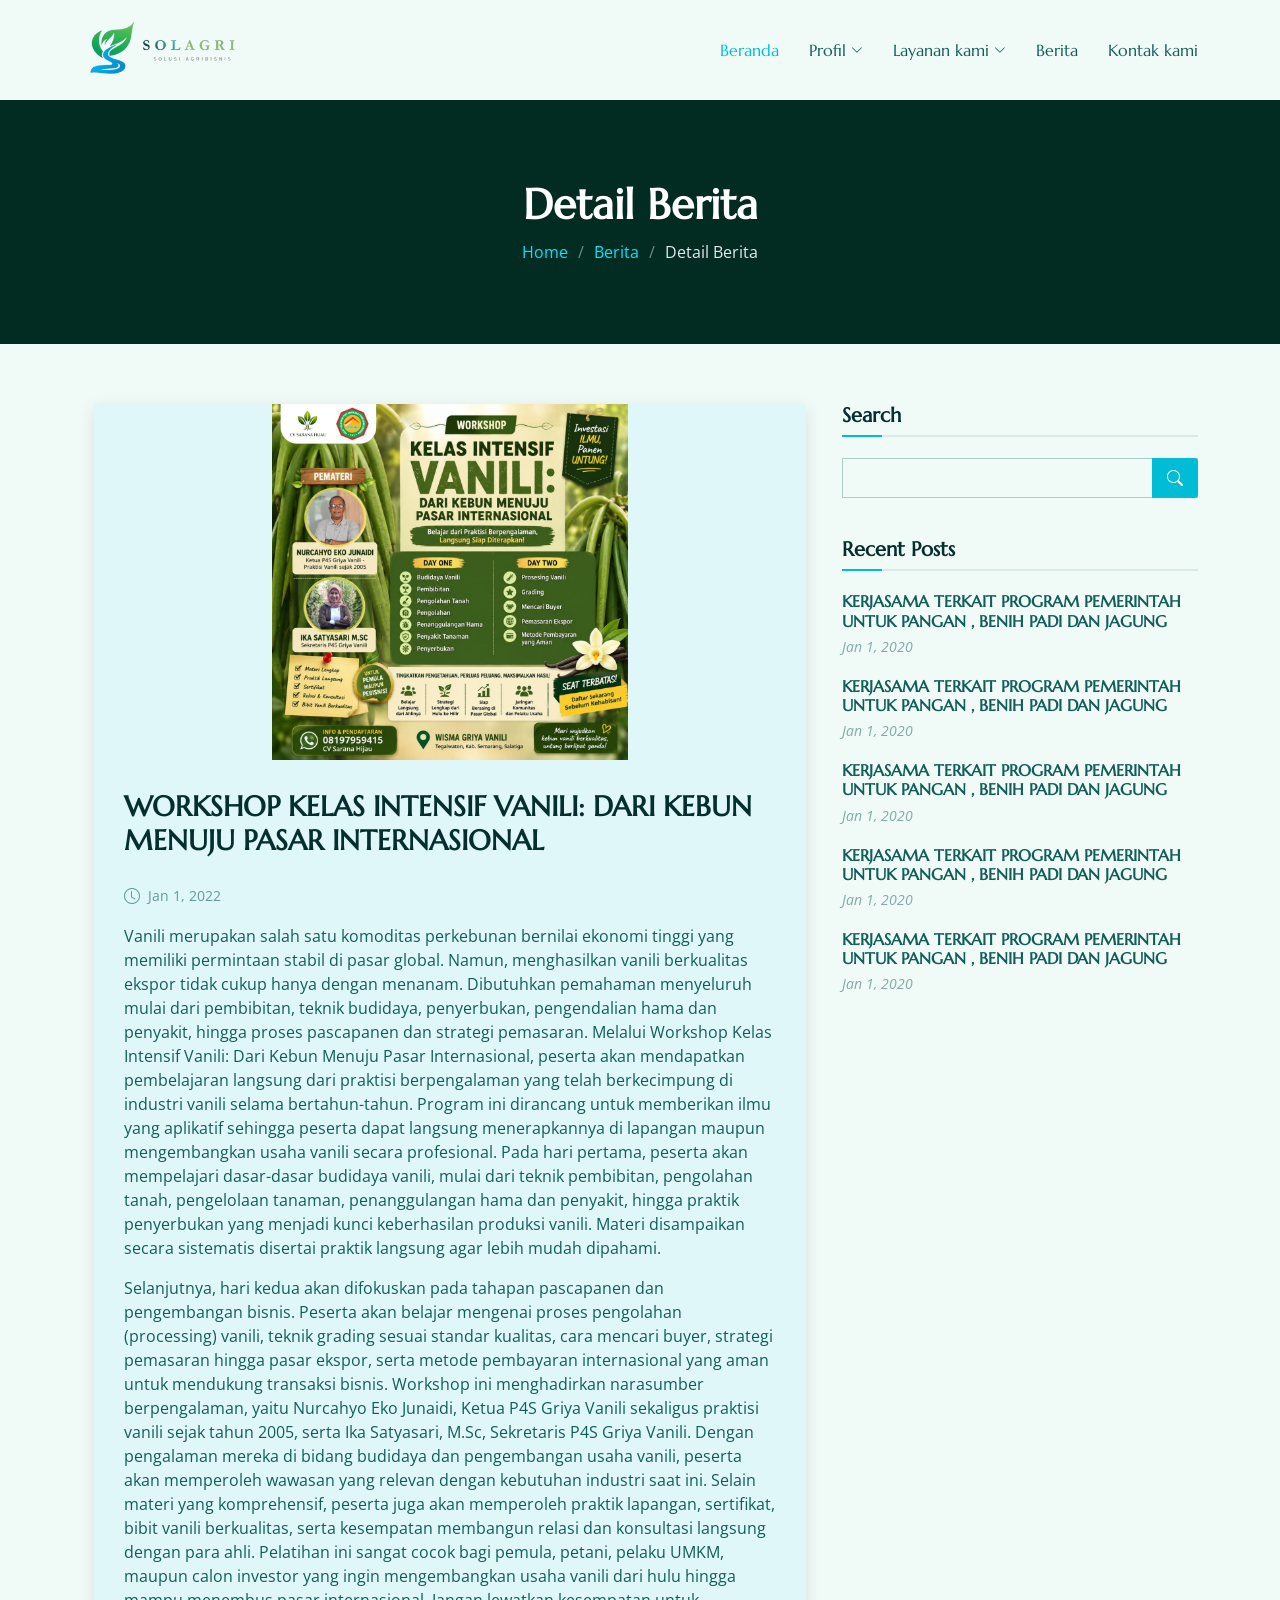
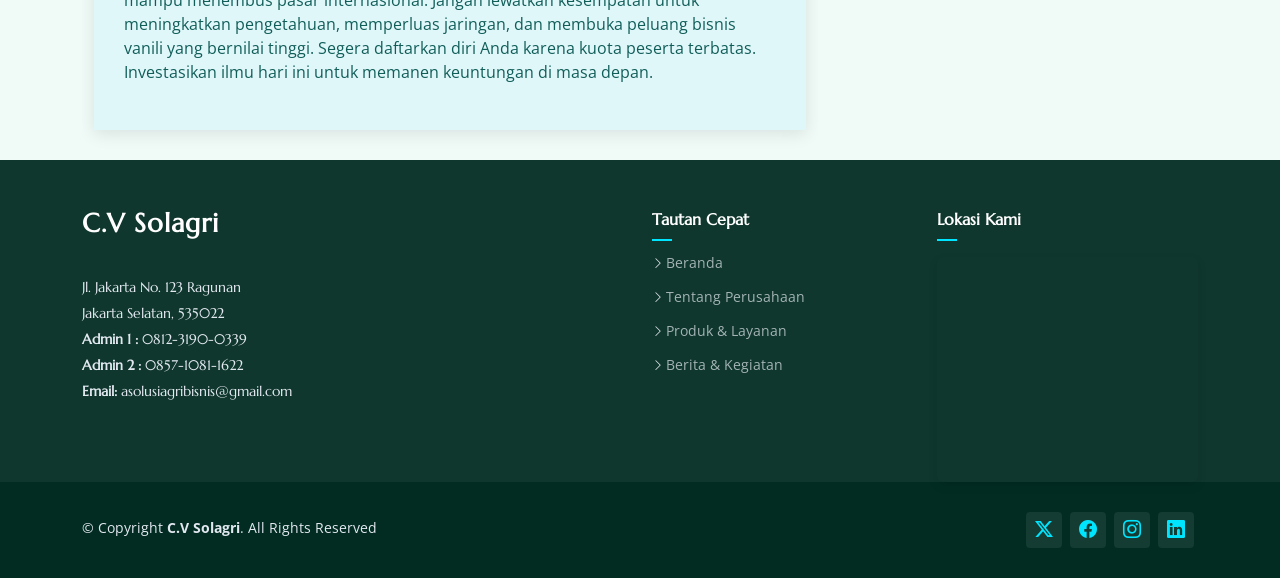
<file: blog-details.html>
<!DOCTYPE html>
<html lang="en">

<head>
  <meta charset="utf-8">
  <meta content="width=device-width, initial-scale=1.0" name="viewport">
  <title>Blog Details - AgriCulture Bootstrap Template</title>
  <meta name="description" content="">
  <meta name="keywords" content="">

  <!-- Favicons -->
  <link href="assets/img/logo.png" rel="icon">
  <link href="assets/img/apple-touch-icon.png" rel="apple-touch-icon">

  <!-- Fonts -->
  <link href="https://fonts.googleapis.com" rel="preconnect">
  <link href="https://fonts.gstatic.com" rel="preconnect" crossorigin>
  <link
    href="https://fonts.googleapis.com/css2?family=Open+Sans:ital,wght@0,300;0,400;0,500;0,600;0,700;0,800;1,300;1,400;1,500;1,600;1,700;1,800&family=Marcellus:wght@400&display=swap"
    rel="stylesheet">

  <!-- Vendor CSS Files -->
  <link href="assets/vendor/bootstrap/css/bootstrap.min.css" rel="stylesheet">
  <link href="assets/vendor/bootstrap-icons/bootstrap-icons.css" rel="stylesheet">
  <link href="assets/vendor/aos/aos.css" rel="stylesheet">
  <link href="assets/vendor/swiper/swiper-bundle.min.css" rel="stylesheet">
  <link href="assets/vendor/glightbox/css/glightbox.min.css" rel="stylesheet">

  <!-- Main CSS File -->
  <link href="assets/css/main.css" rel="stylesheet">

</head>

<body class="blog-details-page">

  <header id="header" class="header d-flex align-items-center position-relative">
    <div class="container-fluid container-xl position-relative d-flex align-items-center justify-content-between">

      <a href="index.html" class="logo d-flex align-items-center">
        <img src="assets/img/logo.png" alt="sarana-hijau" style="max-height: 160px; max-width: 160px;">
      </a>

      <nav id="navmenu" class="navmenu">
        <ul>
          <li><a href="index.html" class="active">Beranda</a></li>
          <li class="dropdown"><a href="#"><span>Profil</span> <i class="bi bi-chevron-down toggle-dropdown"></i></a>
            <ul>
              <li><a href="about.html">Profil Perusahaan</a></li>
              <li><a href="dokumen.html">Penghargaan/Dokumen</a></li>
            </ul>
          </li>
          <li class="dropdown"><a href="#"><span>Layanan kami</span> <i
                class="bi bi-chevron-down toggle-dropdown"></i></a>
            <ul>
              <li><a href="services.html">Produk</a></li>
              <li><a href="jasa.html">Jasa</a></li>
            </ul>
          </li>
          <li><a href="blog.html">Berita</a></li>
          <li><a href="contact.html">Kontak kami</a></li>
        </ul>
        <i class="mobile-nav-toggle d-xl-none bi bi-list"></i>
      </nav>
    </div>
  </header>

  <main class="main">

    <!-- Page Title -->
    <div class="page-title dark-background" data-aos="fade"
      style="background-image: url(https://images.unsplash.com/photo-1620200423727-8127f75d7f53?q=80&w=1170&auto=format&fit=crop&ixlib=rb-4.1.0&ixid=M3wxMjA3fDB8MHxwaG90by1wYWdlfHx8fGVufDB8fHx8fA%3D%3D);">
      <div class="container position-relative">
        <h1>Detail Berita</h1>
        <nav class="breadcrumbs">
          <ol>
            <li><a href="index.html">Home</a></li>
            <li class=""><a href="blog.html">Berita</a></li>
            <li class="current">Detail Berita</li>
          </ol>
        </nav>
      </div>
    </div><!-- End Page Title -->

    <div class="container">
      <div class="row">

        <div class="col-lg-8">

          <!-- Blog Details Section -->
          <section id="blog-details" class="blog-details section">
            <div class="container">

              <article class="article">

                <div class="post-img d-flex justify-content-center" data-aos="fade-up" data-aos-delay="100">
                  <img src="assets/img/blog/6.jpg" alt="" class="img-fluid w-50"
                    style="max-width: 80%; object-fit: cover;">
                </div>

                <h2 class="title">WORKSHOP KELAS INTENSIF VANILI: DARI KEBUN MENUJU PASAR INTERNASIONAL</h2>

                <div class="meta-top">
                  <ul>

                    <li class="d-flex align-items-center"><i class="bi bi-clock"></i> <a href="blog-details.html"><time
                          datetime="2020-01-01">Jan 1, 2022</time></a></li>
                  </ul>
                </div><!-- End meta top -->

                <div class="content">
                  <p>
                    Vanili merupakan salah satu komoditas perkebunan bernilai ekonomi tinggi yang memiliki permintaan
                    stabil di pasar global. Namun, menghasilkan vanili berkualitas ekspor tidak cukup hanya dengan
                    menanam. Dibutuhkan pemahaman menyeluruh mulai dari pembibitan, teknik budidaya, penyerbukan,
                    pengendalian hama dan penyakit, hingga proses pascapanen dan strategi pemasaran.

                    Melalui Workshop Kelas Intensif Vanili: Dari Kebun Menuju Pasar Internasional, peserta akan
                    mendapatkan pembelajaran langsung dari praktisi berpengalaman yang telah berkecimpung di industri
                    vanili selama bertahun-tahun. Program ini dirancang untuk memberikan ilmu yang aplikatif sehingga
                    peserta dapat langsung menerapkannya di lapangan maupun mengembangkan usaha vanili secara
                    profesional.

                    Pada hari pertama, peserta akan mempelajari dasar-dasar budidaya vanili, mulai dari teknik
                    pembibitan, pengolahan tanah, pengelolaan tanaman, penanggulangan hama dan penyakit, hingga praktik
                    penyerbukan yang menjadi kunci keberhasilan produksi vanili. Materi disampaikan secara sistematis
                    disertai praktik langsung agar lebih mudah dipahami.


                  </p>

                  <p>
                    Selanjutnya, hari kedua akan difokuskan pada tahapan pascapanen dan pengembangan bisnis. Peserta
                    akan belajar mengenai proses pengolahan (processing) vanili, teknik grading sesuai standar kualitas,
                    cara mencari buyer, strategi pemasaran hingga pasar ekspor, serta metode pembayaran internasional
                    yang aman untuk mendukung transaksi bisnis.

                    Workshop ini menghadirkan narasumber berpengalaman, yaitu Nurcahyo Eko Junaidi, Ketua P4S Griya
                    Vanili sekaligus praktisi vanili sejak tahun 2005, serta Ika Satyasari, M.Sc, Sekretaris P4S Griya
                    Vanili. Dengan pengalaman mereka di bidang budidaya dan pengembangan usaha vanili, peserta akan
                    memperoleh wawasan yang relevan dengan kebutuhan industri saat ini.

                    Selain materi yang komprehensif, peserta juga akan memperoleh praktik lapangan, sertifikat, bibit
                    vanili berkualitas, serta kesempatan membangun relasi dan konsultasi langsung dengan para ahli.
                    Pelatihan ini sangat cocok bagi pemula, petani, pelaku UMKM, maupun calon investor yang ingin
                    mengembangkan usaha vanili dari hulu hingga mampu menembus pasar internasional.

                    Jangan lewatkan kesempatan untuk meningkatkan pengetahuan, memperluas jaringan, dan membuka peluang
                    bisnis vanili yang bernilai tinggi. Segera daftarkan diri Anda karena kuota peserta terbatas.
                    Investasikan ilmu hari ini untuk memanen keuntungan di masa depan.


                </div><!-- End post content -->


              </article>

            </div>
          </section><!-- /Blog Details Section -->


        </div>

        <div class="col-lg-4 sidebar">

          <div class="widgets-container">

            <!-- Search Widget -->
            <div class="search-widget widget-item">

              <h3 class="widget-title">Search</h3>
              <form action="">
                <input type="text">
                <button type="submit" title="Search"><i class="bi bi-search"></i></button>
              </form>

            </div><!--/Search Widget -->


            <!-- Recent Posts Widget 2 -->
            <div class="recent-posts-widget-2 widget-item">

              <h3 class="widget-title">Recent Posts</h3>

              <div class="post-item">
                <h4><a href="blog-details.html">KERJASAMA TERKAIT PROGRAM PEMERINTAH UNTUK PANGAN , BENIH PADI DAN
                    JAGUNG</a></h4>
                <time datetime="2020-01-01">Jan 1, 2020</time>
              </div><!-- End recent post item-->

              <div class="post-item">
                <h4><a href="blog-details.html">KERJASAMA TERKAIT PROGRAM PEMERINTAH UNTUK PANGAN , BENIH PADI DAN
                    JAGUNG</a></h4>
                <time datetime="2020-01-01">Jan 1, 2020</time>
              </div><!-- End recent post item-->

              <div class="post-item">
                <h4><a href="blog-details.html">KERJASAMA TERKAIT PROGRAM PEMERINTAH UNTUK PANGAN , BENIH PADI DAN
                    JAGUNG</a></h4>
                <time datetime="2020-01-01">Jan 1, 2020</time>
              </div><!-- End recent post item-->

              <div class="post-item">
                <h4><a href="blog-details.html">KERJASAMA TERKAIT PROGRAM PEMERINTAH UNTUK PANGAN , BENIH PADI DAN
                    JAGUNG</a></h4>
                <time datetime="2020-01-01">Jan 1, 2020</time>
              </div><!-- End recent post item-->

              <div class="post-item">
                <h4><a href="blog-details.html">KERJASAMA TERKAIT PROGRAM PEMERINTAH UNTUK PANGAN , BENIH PADI DAN
                    JAGUNG</a></h4>
                <time datetime="2020-01-01">Jan 1, 2020</time>
              </div><!-- End recent post item-->

            </div><!--/Recent Posts Widget 2 -->

          </div>

        </div>

      </div>
    </div>

  </main>

  <footer id="footer" class="footer dark-background">

    <div class="footer-top">
      <div class="container">
        <div class="row gy-4">

          <div class="col-lg-4 col-md-6 footer-about">
            <a href="index.html" class="logo d-flex align-items-center">
              <span class="sitename">C.V Solagri</span>
            </a>
            <div class="footer-contact pt-3">
              <p>Jl. Jakarta No. 123 Ragunan</p>
              <p>Jakarta Selatan, 535022</p>
              <p class=""><strong>Admin 1 :</strong> <span>0812-3190-0339</span></p>
              <p class=""><strong>Admin 2 :</strong> <span>0857-1081-1622</span></p>
              <p><strong>Email:</strong> <span>asolusiagribisnis@gmail.com</span></p>
            </div>
          </div>

          <div class="col-lg-2 col-md-3 footer-links">
          </div>

          <div class="col-lg-3 col-md-3 footer-links">
            <h4>Tautan Cepat</h4>
            <ul>
              <li><i class="bi bi-chevron-right"></i> <a href="index.html">Beranda</a></li>
              <li><i class="bi bi-chevron-right"></i> <a href="#about-3">Tentang Perusahaan</a></li>
              <li><i class="bi bi-chevron-right"></i> <a href="#services">Produk & Layanan</a></li>
              <li><i class="bi bi-chevron-right"></i> <a href="#recent-posts">Berita & Kegiatan</a></li>
            </ul>
          </div>

          <div class="col-lg-3 col-md-12">
            <h4>Lokasi Kami</h4>
            <div class="map-container rounded overflow-hidden mt-3" style="box-shadow: 0 4px 10px rgba(0,0,0,0.1);">
              <iframe
                src="https://www.google.com/maps/embed?pb=!1m14!1m8!1m3!1d3103.426965034792!2d106.8030427!3d-6.29302658!3m2!1i1024!2i768!4f13.1!3m3!1m2!1s0x2e69f1e4f62c0bf5%3A0xd3e1c01edc3f6d5!2sSovereign%20Plaza%2C%20RT.1%2FRW.2%2C%20Cilandak%20Bar.%2C%20Kec.%20Cilandak%2C%20Kota%20Jakarta%20Selatan%2C%20Daerah%20Khusus%20Ibukota%20Jakarta%2012430!5e1!3m2!1sid!2sid!4v1783855233046!5m2!1sid!2sid"
                width="100%" height="220" style="border:0;" allowfullscreen="" loading="lazy"
                referrerpolicy="strict-origin-when-cross-origin"></iframe>
            </div>
          </div>
        </div>
      </div>
    </div>

    <div class="copyright text-center">
      <div
        class="container d-flex flex-column flex-lg-row justify-content-center justify-content-lg-between align-items-center">

        <div class="d-flex flex-column align-items-center align-items-lg-start">
          <div>
            © Copyright <strong><span>C.V Solagri</span></strong>. All Rights Reserved
          </div>
          <div class="credits">
          </div>
        </div>

        <div class="social-links order-first order-lg-last mb-3 mb-lg-0">
          <a href=""><i class="bi bi-twitter-x"></i></a>
          <a href=""><i class="bi bi-facebook"></i></a>
          <a href=""><i class="bi bi-instagram"></i></a>
          <a href=""><i class="bi bi-linkedin"></i></a>
        </div>

      </div>
    </div>

  </footer>

  <!-- Scroll Top -->
  <a href="#" id="scroll-top" class="scroll-top d-flex align-items-center justify-content-center"><i
      class="bi bi-arrow-up-short"></i></a>

  <!-- Preloader -->
  <div id="preloader"></div>

  <!-- Vendor JS Files -->
  <script src="assets/vendor/bootstrap/js/bootstrap.bundle.min.js"></script>
  <script src="assets/vendor/php-email-form/validate.js"></script>
  <script src="assets/vendor/aos/aos.js"></script>
  <script src="assets/vendor/swiper/swiper-bundle.min.js"></script>
  <script src="assets/vendor/glightbox/js/glightbox.min.js"></script>

  <!-- Main JS File -->
  <script src="assets/js/main.js"></script>

</body>

</html>
</file>
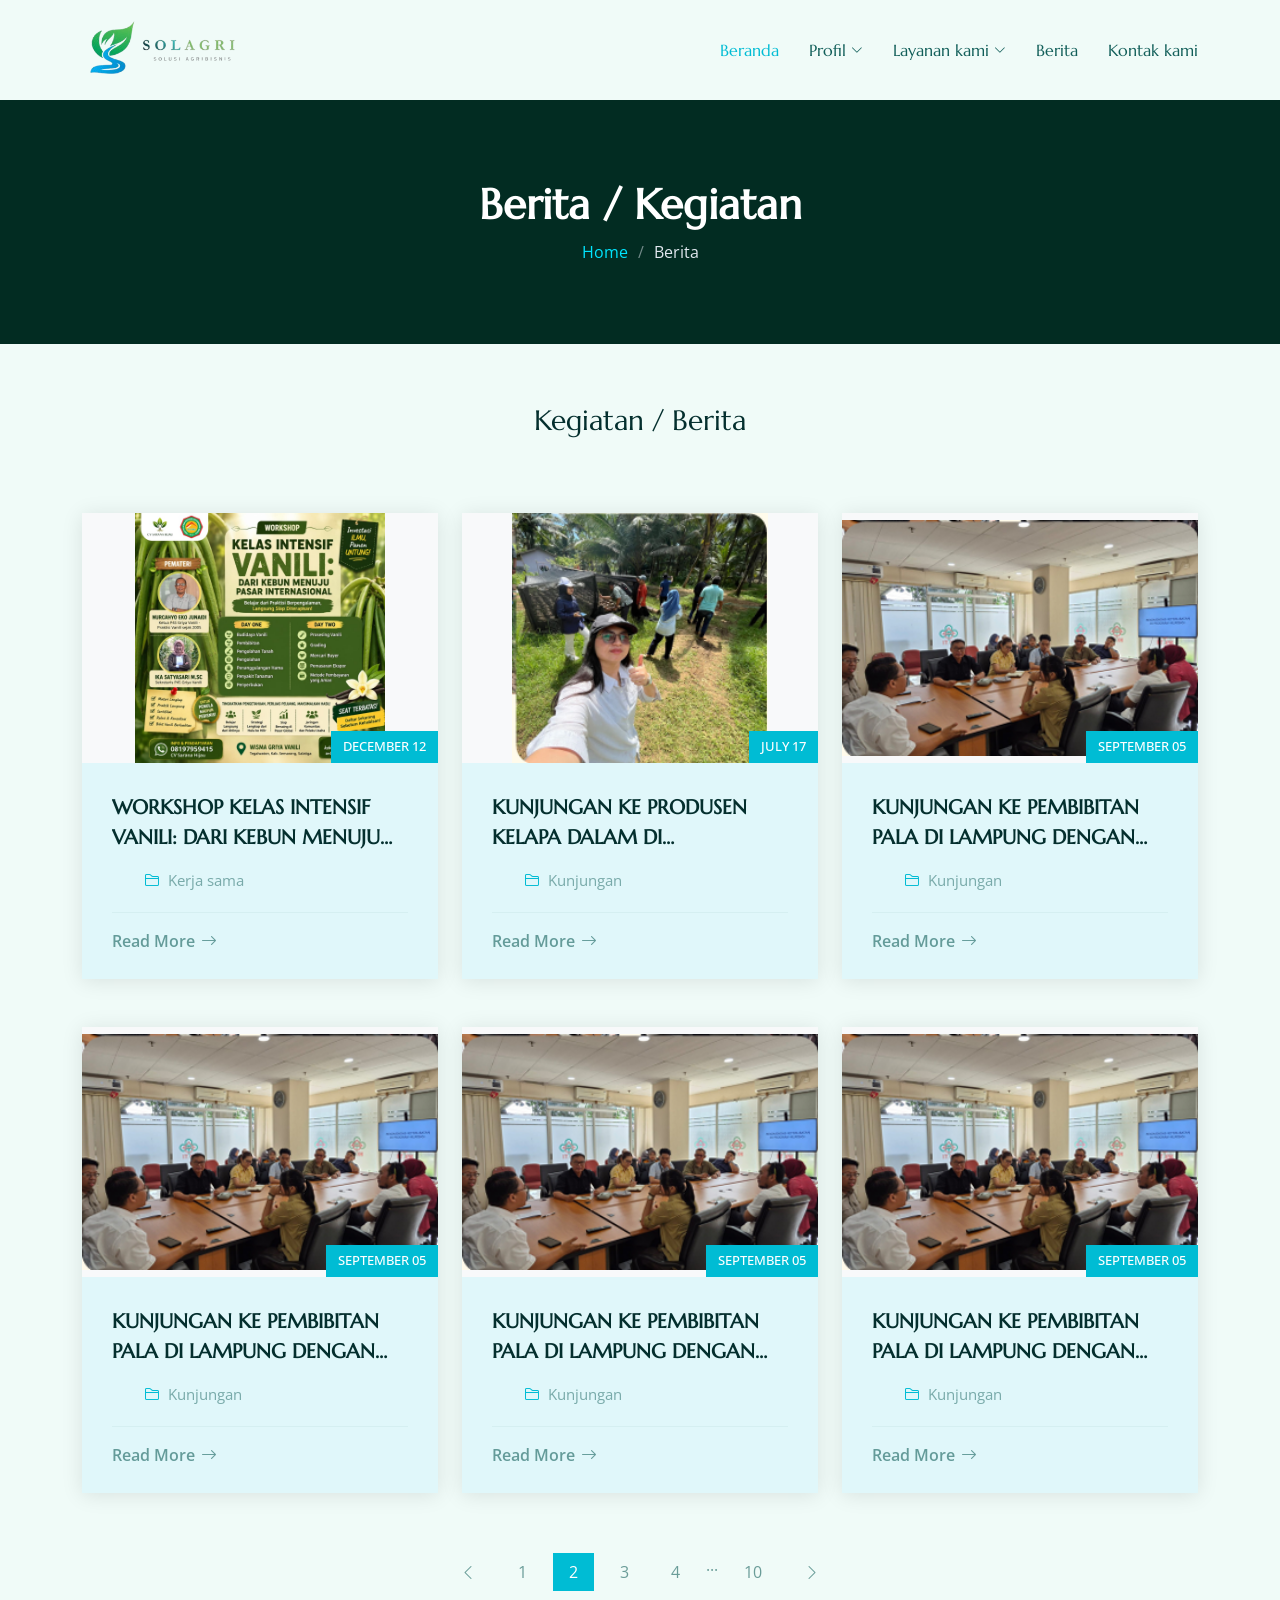
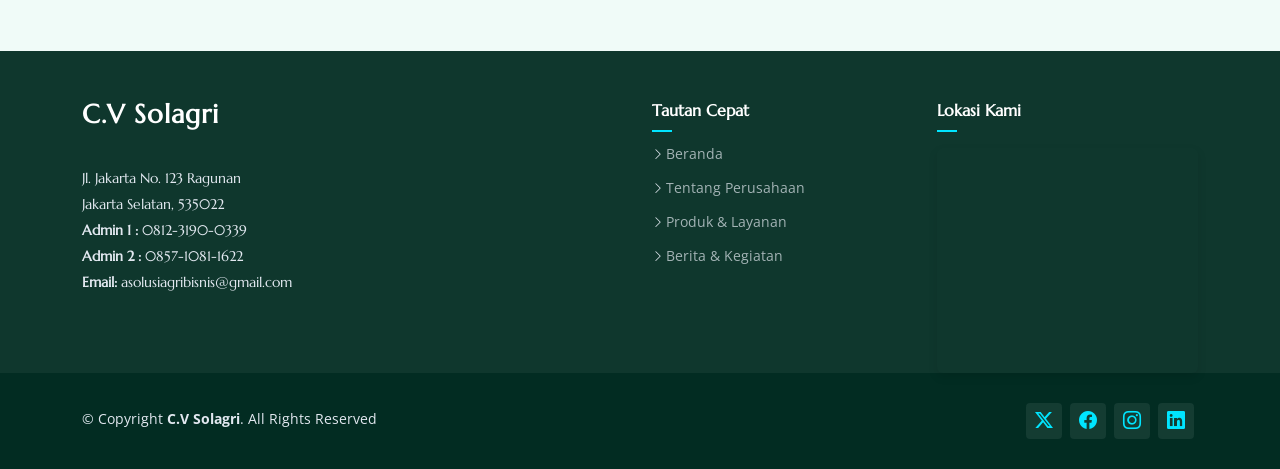
<file: blog.html>
<!DOCTYPE html>
<html lang="en">

<head>
  <meta charset="utf-8">
  <meta content="width=device-width, initial-scale=1.0" name="viewport">
  <title>Blog - AgriCulture Bootstrap Template</title>
  <meta name="description" content="">
  <meta name="keywords" content="">

  <!-- Favicons -->
  <link href="assets/img/logo.png" rel="icon">
  <link href="assets/img/apple-touch-icon.png" rel="apple-touch-icon">

  <!-- Fonts -->
  <link href="https://fonts.googleapis.com" rel="preconnect">
  <link href="https://fonts.gstatic.com" rel="preconnect" crossorigin>
  <link
    href="https://fonts.googleapis.com/css2?family=Open+Sans:ital,wght@0,300;0,400;0,500;0,600;0,700;0,800;1,300;1,400;1,500;1,600;1,700;1,800&family=Marcellus:wght@400&display=swap"
    rel="stylesheet">

  <!-- Vendor CSS Files -->
  <link href="assets/vendor/bootstrap/css/bootstrap.min.css" rel="stylesheet">
  <link href="assets/vendor/bootstrap-icons/bootstrap-icons.css" rel="stylesheet">
  <link href="assets/vendor/aos/aos.css" rel="stylesheet">
  <link href="assets/vendor/swiper/swiper-bundle.min.css" rel="stylesheet">
  <link href="assets/vendor/glightbox/css/glightbox.min.css" rel="stylesheet">

  <!-- Main CSS File -->
  <link href="assets/css/main.css" rel="stylesheet">
  <style>
    .recent-posts .post-item {
      display: flex;
      flex-direction: column;
      height: 100%;
      max-width: 400px;
      margin: 0 auto;
    }

    .recent-posts .post-item .post-img {
      height: 250px;
      width: 100%;
      display: flex;
      align-items: center;
      justify-content: center;
      background-color: #f8f9fa;
    }

    .recent-posts .post-item .post-img img {
      width: 100%;
      height: 100%;
      object-fit: contain;
      transition: transform 0.5s ease;
    }

    .recent-posts .post-item .post-content {
      flex-grow: 1;
      display: flex;
      flex-direction: column;
    }

    .recent-posts .post-item .readmore {
      margin-top: auto;
    }

    .recent-posts .post-item:hover .post-img img {
      transform: scale(1.05);
    }

    .recent-posts .post-item .post-title {
      display: -webkit-box;
      -webkit-line-clamp: 2;
      -webkit-box-orient: vertical;
      overflow: hidden;
      text-overflow: ellipsis;

      line-height: 1.5;
    }
  </style>
</head>

<body class="blog-page">

  <header id="header" class="header d-flex align-items-center position-relative">
    <div class="container-fluid container-xl position-relative d-flex align-items-center justify-content-between">

      <a href="index.html" class="logo d-flex align-items-center">
        <img src="assets/img/logo.png" alt="sarana-hijau" style="max-height: 160px; max-width: 160px;">
      </a>

      <nav id="navmenu" class="navmenu">
        <ul>
          <li><a href="index.html" class="active">Beranda</a></li>
          <li class="dropdown"><a href="#"><span>Profil</span> <i class="bi bi-chevron-down toggle-dropdown"></i></a>
            <ul>
              <li><a href="about.html">Profil Perusahaan</a></li>
              <li><a href="dokumen.html">Penghargaan/Dokumen</a></li>
            </ul>
          </li>
          <li class="dropdown"><a href="#"><span>Layanan kami</span> <i
                class="bi bi-chevron-down toggle-dropdown"></i></a>
            <ul>
              <li><a href="services.html">Produk</a></li>
              <li><a href="jasa.html">Jasa</a></li>
            </ul>
          </li>
          <li><a href="blog.html">Berita</a></li>
          <li><a href="contact.html">Kontak kami</a></li>
        </ul>
        <i class="mobile-nav-toggle d-xl-none bi bi-list"></i>
      </nav>

    </div>
  </header>

  <main class="main">

    <!-- Page Title -->
    <div class="page-title dark-background" data-aos="fade"
      style="background-image: url(https://images.unsplash.com/photo-1620200423727-8127f75d7f53?q=80&w=1170&auto=format&fit=crop&ixlib=rb-4.1.0&ixid=M3wxMjA3fDB8MHxwaG90by1wYWdlfHx8fGVufDB8fHx8fA%3D%3D);">
      <div class="container position-relative">
        <h1>Berita / Kegiatan</h1>

        <nav class="breadcrumbs">
          <ol>
            <li><a href="index.html">Home</a></li>
            <li class="current">Berita</li>
          </ol>
        </nav>
      </div>
    </div><!-- End Page Title -->

    <section id="recent-posts" class="recent-posts section">

      <!-- Section Title -->
      <div class="container section-title" data-aos="fade-up">
        <h2>Kegiatan / Berita</h2>
      </div><!-- End Section Title -->

      <div class="container">

        <div class="row gy-5">
          <div class="col-xl-4 col-md-6">
            <div class="post-item position-relative h-100" data-aos="fade-up" data-aos-delay="100">

              <div class="post-img position-relative overflow-hidden">
                <img src="assets/img/blog/6.jpg" class="img-fluid" alt="">
                <span class="post-date">December 12</span>
              </div>

              <div class="post-content d-flex flex-column" style="flex-grow: 1;">
                <h3 class="post-title">WORKSHOP KELAS INTENSIF VANILI: DARI KEBUN MENUJU PASAR INTERNASIONAL</h3>

                <div class="meta d-flex align-items-center mb-auto"> <span class="px-3 text-black-50"></span>
                  <div class="d-flex align-items-center">
                    <i class="bi bi-folder2"></i> <span class="ps-2">Kerja sama</span>
                  </div>
                </div>

                <hr>

                <a href="blog-details.html" class="readmore stretched-link mt-auto"><span>Read More</span><i
                    class="bi bi-arrow-right"></i></a>
              </div>

            </div>
          </div><!-- End post item -->

          <div class="col-xl-4 col-md-6">
            <div class="post-item position-relative h-100" data-aos="fade-up" data-aos-delay="200">

              <div class="post-img position-relative overflow-hidden">
                <img src="assets/img/blog/2.png" class="img-fluid" alt="">
                <span class="post-date">July 17</span>
              </div>

              <div class="post-content d-flex flex-column">
                <h3 class="post-title">KUNJUNGAN KE PRODUSEN KELAPA DALAM
                  DI PANGANDARAN JAWA BARAT TERKAIT PERBENIHAN</h3>

                <div class="meta d-flex align-items-center">
                  <div class="d-flex align-items-center">
                  </div>
                  <span class="px-3 text-black-50"></span>
                  <div class="d-flex align-items-center">
                    <i class="bi bi-folder2"></i> <span class="ps-2">Kunjungan</span>
                  </div>
                </div>
                <hr>

                <a href="blog-details.html" class="readmore stretched-link"><span>Read More</span><i
                    class="bi bi-arrow-right"></i></a>

              </div>

            </div>
          </div><!-- End post item -->

          <div class="col-xl-4 col-md-6">
            <div class="post-item position-relative h-100" data-aos="fade-up" data-aos-delay="100">

              <div class="post-img position-relative overflow-hidden">
                <img src="assets/img/blog/5.png" class="img-fluid" alt="">
                <span class="post-date">September 05</span>
              </div>

              <div class="post-content d-flex flex-column">

                <h3 class="post-title">KUNJUNGAN KE PEMBIBITAN PALA DI LAMPUNG DENGAN
                  PENANGKAR PAK EDI SAPWANTO DARI PERWAKILAN
                  PERUSAHAAN SNV INDONESIA BOGOR</h3>

                <div class="meta d-flex align-items-center">
                  <div class="d-flex align-items-center">
                  </div>
                  <span class="px-3 text-black-50"></span>
                  <div class="d-flex align-items-center">
                    <i class="bi bi-folder2"></i> <span class="ps-2">Kunjungan</span>
                  </div>
                </div>

                <hr>

                <a href="blog-details.html" class="readmore stretched-link"><span>Read More</span><i
                    class="bi bi-arrow-right"></i></a>

              </div>

            </div>
          </div><!-- End post item -->
          <div class="col-xl-4 col-md-6">
            <div class="post-item position-relative h-100" data-aos="fade-up" data-aos-delay="100">

              <div class="post-img position-relative overflow-hidden">
                <img src="assets/img/blog/5.png" class="img-fluid" alt="">
                <span class="post-date">September 05</span>
              </div>

              <div class="post-content d-flex flex-column">

                <h3 class="post-title">KUNJUNGAN KE PEMBIBITAN PALA DI LAMPUNG DENGAN
                  PENANGKAR PAK EDI SAPWANTO DARI PERWAKILAN
                  PERUSAHAAN SNV INDONESIA BOGOR</h3>

                <div class="meta d-flex align-items-center">
                  <div class="d-flex align-items-center">
                  </div>
                  <span class="px-3 text-black-50"></span>
                  <div class="d-flex align-items-center">
                    <i class="bi bi-folder2"></i> <span class="ps-2">Kunjungan</span>
                  </div>
                </div>

                <hr>

                <a href="blog-details.html" class="readmore stretched-link"><span>Read More</span><i
                    class="bi bi-arrow-right"></i></a>

              </div>

            </div>
          </div><!-- End post item -->
          <div class="col-xl-4 col-md-6">
            <div class="post-item position-relative h-100" data-aos="fade-up" data-aos-delay="100">

              <div class="post-img position-relative overflow-hidden">
                <img src="assets/img/blog/5.png" class="img-fluid" alt="">
                <span class="post-date">September 05</span>
              </div>

              <div class="post-content d-flex flex-column">

                <h3 class="post-title">KUNJUNGAN KE PEMBIBITAN PALA DI LAMPUNG DENGAN
                  PENANGKAR PAK EDI SAPWANTO DARI PERWAKILAN
                  PERUSAHAAN SNV INDONESIA BOGOR</h3>

                <div class="meta d-flex align-items-center">
                  <div class="d-flex align-items-center">
                  </div>
                  <span class="px-3 text-black-50"></span>
                  <div class="d-flex align-items-center">
                    <i class="bi bi-folder2"></i> <span class="ps-2">Kunjungan</span>
                  </div>
                </div>

                <hr>

                <a href="blog-details.html" class="readmore stretched-link"><span>Read More</span><i
                    class="bi bi-arrow-right"></i></a>

              </div>

            </div>
          </div><!-- End post item -->
          <div class="col-xl-4 col-md-6">
            <div class="post-item position-relative h-100" data-aos="fade-up" data-aos-delay="100">

              <div class="post-img position-relative overflow-hidden">
                <img src="assets/img/blog/5.png" class="img-fluid" alt="">
                <span class="post-date">September 05</span>
              </div>

              <div class="post-content d-flex flex-column">

                <h3 class="post-title">KUNJUNGAN KE PEMBIBITAN PALA DI LAMPUNG DENGAN
                  PENANGKAR PAK EDI SAPWANTO DARI PERWAKILAN
                  PERUSAHAAN SNV INDONESIA BOGOR</h3>

                <div class="meta d-flex align-items-center">
                  <div class="d-flex align-items-center">
                  </div>
                  <span class="px-3 text-black-50"></span>
                  <div class="d-flex align-items-center">
                    <i class="bi bi-folder2"></i> <span class="ps-2">Kunjungan</span>
                  </div>
                </div>

                <hr>

                <a href="blog-details.html" class="readmore stretched-link"><span>Read More</span><i
                    class="bi bi-arrow-right"></i></a>

              </div>

            </div>
          </div><!-- End post item -->
        </div>
      </div>
    </section><!-- /Recent Posts Section -->

    <!-- Blog Pagination Section -->
    <section id="blog-pagination" class="blog-pagination section">

      <div class="container">
        <div class="d-flex justify-content-center">
          <ul>
            <li><a href="#"><i class="bi bi-chevron-left"></i></a></li>
            <li><a href="#">1</a></li>
            <li><a href="#" class="active">2</a></li>
            <li><a href="#">3</a></li>
            <li><a href="#">4</a></li>
            <li>...</li>
            <li><a href="#">10</a></li>
            <li><a href="#"><i class="bi bi-chevron-right"></i></a></li>
          </ul>
        </div>
      </div>

    </section><!-- /Blog Pagination Section -->


  </main>
  <footer id="footer" class="footer dark-background">

    <div class="footer-top">
      <div class="container">
        <div class="row gy-4">

          <div class="col-lg-4 col-md-6 footer-about">
            <a href="index.html" class="logo d-flex align-items-center">
              <span class="sitename">C.V Solagri</span>
            </a>
            <div class="footer-contact pt-3">
              <p>Jl. Jakarta No. 123 Ragunan</p>
              <p>Jakarta Selatan, 535022</p>
              <p class=""><strong>Admin 1 :</strong> <span>0812-3190-0339</span></p>
              <p class=""><strong>Admin 2 :</strong> <span>0857-1081-1622</span></p>
              <p><strong>Email:</strong> <span>asolusiagribisnis@gmail.com</span></p>
            </div>
          </div>

          <div class="col-lg-2 col-md-3 footer-links">
          </div>

          <div class="col-lg-3 col-md-3 footer-links">
            <h4>Tautan Cepat</h4>
            <ul>
              <li><i class="bi bi-chevron-right"></i> <a href="index.html">Beranda</a></li>
              <li><i class="bi bi-chevron-right"></i> <a href="#about-3">Tentang Perusahaan</a></li>
              <li><i class="bi bi-chevron-right"></i> <a href="#services">Produk & Layanan</a></li>
              <li><i class="bi bi-chevron-right"></i> <a href="#recent-posts">Berita & Kegiatan</a></li>
            </ul>
          </div>

          <div class="col-lg-3 col-md-12">
            <h4>Lokasi Kami</h4>
            <div class="map-container rounded overflow-hidden mt-3" style="box-shadow: 0 4px 10px rgba(0,0,0,0.1);">
              <iframe
                src="https://www.google.com/maps/embed?pb=!1m14!1m8!1m3!1d3103.426965034792!2d106.8030427!3d-6.29302658!3m2!1i1024!2i768!4f13.1!3m3!1m2!1s0x2e69f1e4f62c0bf5%3A0xd3e1c01edc3f6d5!2sSovereign%20Plaza%2C%20RT.1%2FRW.2%2C%20Cilandak%20Bar.%2C%20Kec.%20Cilandak%2C%20Kota%20Jakarta%20Selatan%2C%20Daerah%20Khusus%20Ibukota%20Jakarta%2012430!5e1!3m2!1sid!2sid!4v1783855233046!5m2!1sid!2sid"
                width="100%" height="220" style="border:0;" allowfullscreen="" loading="lazy"
                referrerpolicy="strict-origin-when-cross-origin"></iframe>
            </div>
          </div>
        </div>
      </div>
    </div>

    <div class="copyright text-center">
      <div
        class="container d-flex flex-column flex-lg-row justify-content-center justify-content-lg-between align-items-center">

        <div class="d-flex flex-column align-items-center align-items-lg-start">
          <div>
            © Copyright <strong><span>C.V Solagri</span></strong>. All Rights Reserved
          </div>
          <div class="credits">
          </div>
        </div>

        <div class="social-links order-first order-lg-last mb-3 mb-lg-0">
          <a href=""><i class="bi bi-twitter-x"></i></a>
          <a href=""><i class="bi bi-facebook"></i></a>
          <a href=""><i class="bi bi-instagram"></i></a>
          <a href=""><i class="bi bi-linkedin"></i></a>
        </div>

      </div>
    </div>

  </footer>


  <!-- Scroll Top -->
  <a href="#" id="scroll-top" class="scroll-top d-flex align-items-center justify-content-center"><i
      class="bi bi-arrow-up-short"></i></a>

  <!-- Preloader -->
  <div id="preloader"></div>

  <!-- Vendor JS Files -->
  <script src="assets/vendor/bootstrap/js/bootstrap.bundle.min.js"></script>
  <script src="assets/vendor/php-email-form/validate.js"></script>
  <script src="assets/vendor/aos/aos.js"></script>
  <script src="assets/vendor/swiper/swiper-bundle.min.js"></script>
  <script src="assets/vendor/glightbox/js/glightbox.min.js"></script>

  <!-- Main JS File -->
  <script src="assets/js/main.js"></script>
  <script>
    document.addEventListener("DOMContentLoaded", function () {
      // Cari semua elemen dengan class post-title
      const titles = document.querySelectorAll('.post-title');
      const maxLength = 100; // Batas maksimal karakter

      titles.forEach(title => {
        const text = title.innerText;

        // Jika teks lebih panjang dari batas maksimal
        if (text.length > maxLength) {
          // Potong teks dari awal (0) sampai batas maksimal, lalu tambah kata
          title.innerText = text.substring(0, maxLength) + '.. selengkapnya';
        }
      });
    });
  </script>
</body>

</html>
</file>
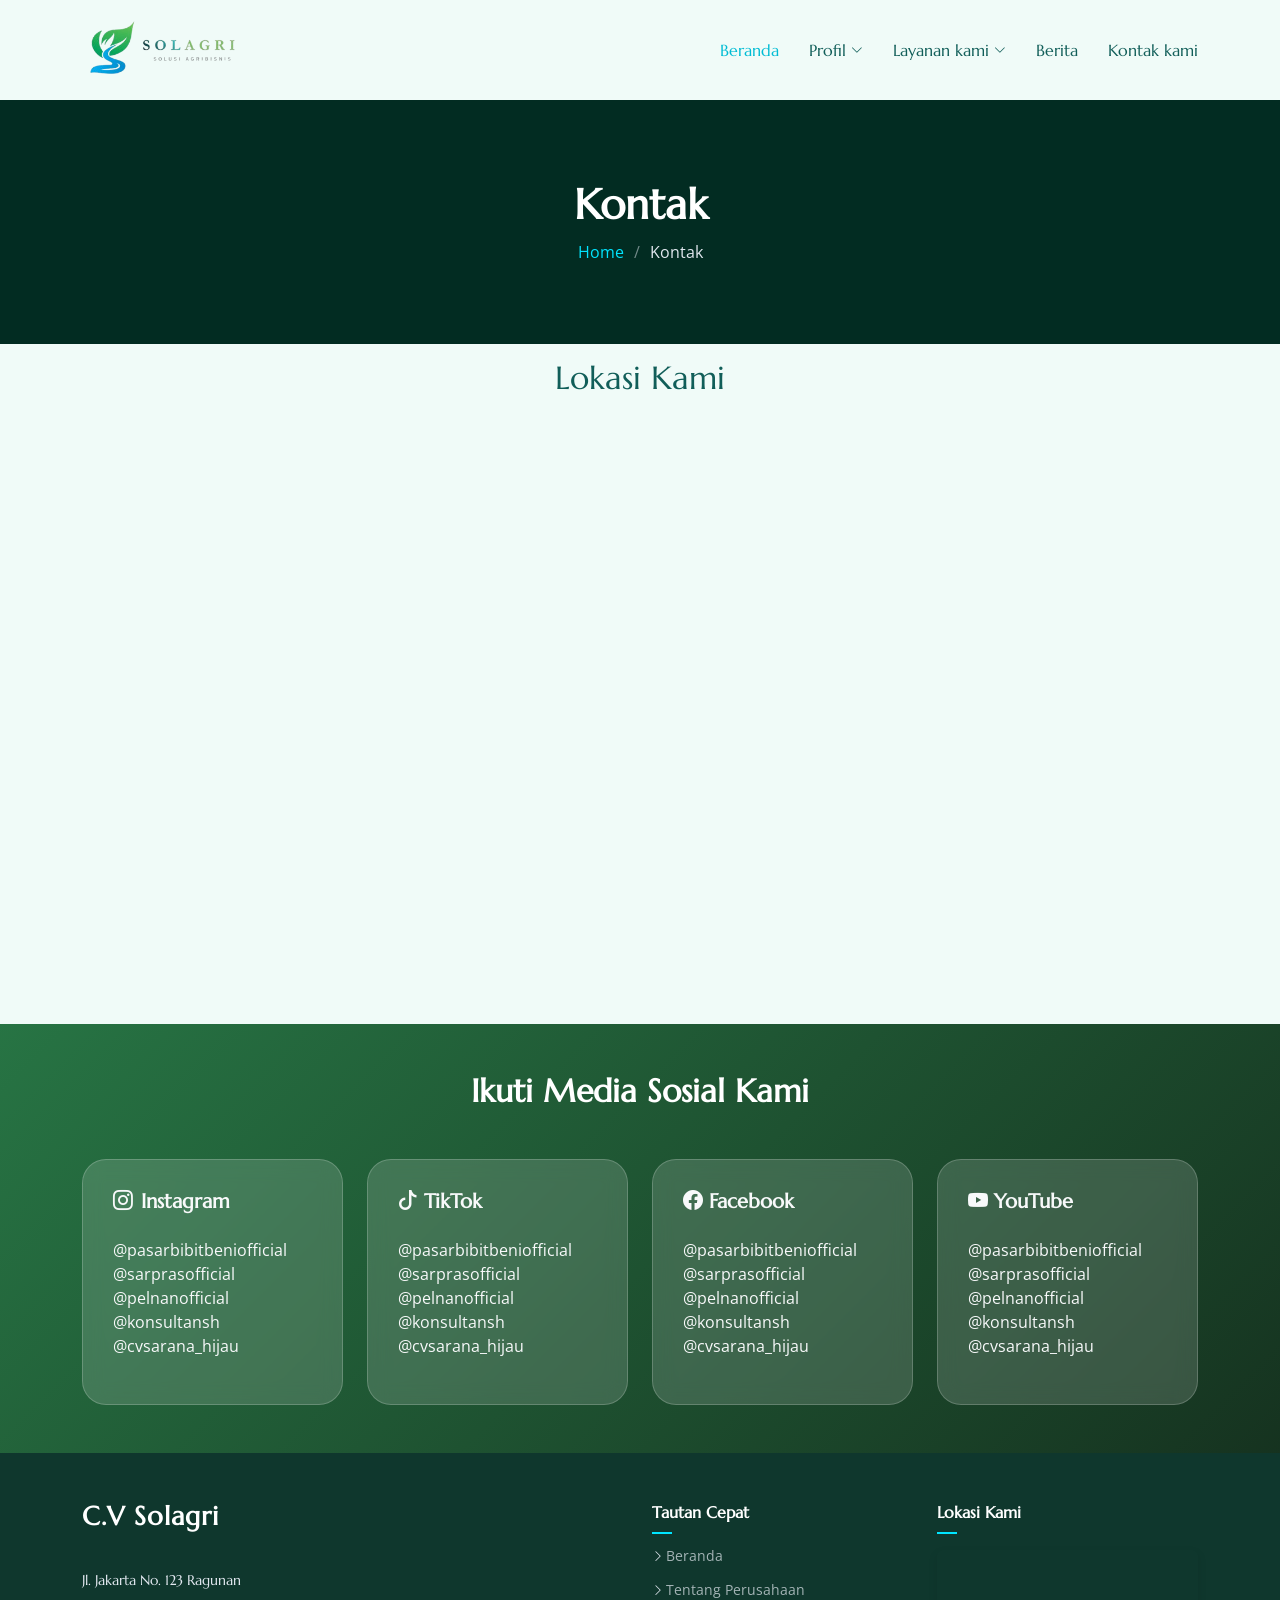
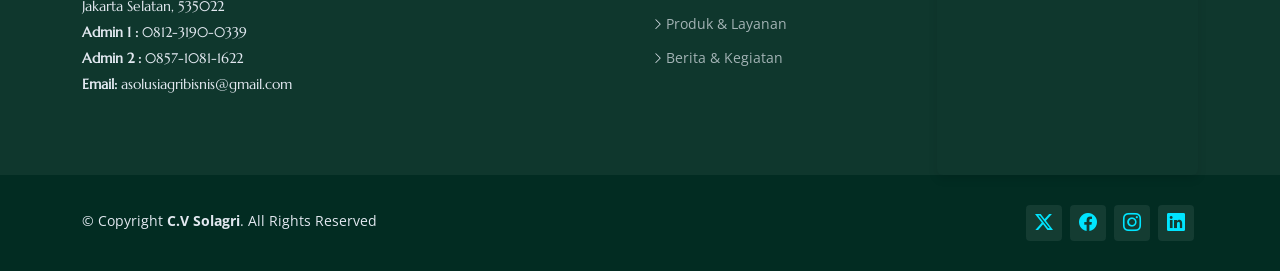
<file: contact.html>
<!DOCTYPE html>
<html lang="en">

<head>
  <meta charset="utf-8">
  <meta content="width=device-width, initial-scale=1.0" name="viewport">
  <title>Contact - Cv Sarana Hijau</title>
  <meta name="description" content="">
  <meta name="keywords" content="">

  <!-- Favicons -->
  <link href="assets/img/logo.png" rel="icon">
  <link href="assets/img/apple-touch-icon.png" rel="apple-touch-icon">

  <!-- Fonts -->
  <link href="https://fonts.googleapis.com" rel="preconnect">
  <link href="https://fonts.gstatic.com" rel="preconnect" crossorigin>
  <link
    href="https://fonts.googleapis.com/css2?family=Open+Sans:ital,wght@0,300;0,400;0,500;0,600;0,700;0,800;1,300;1,400;1,500;1,600;1,700;1,800&family=Marcellus:wght@400&display=swap"
    rel="stylesheet">

  <!-- Vendor CSS Files -->
  <link href="assets/vendor/bootstrap/css/bootstrap.min.css" rel="stylesheet">
  <link href="assets/vendor/bootstrap-icons/bootstrap-icons.css" rel="stylesheet">
  <link href="assets/vendor/aos/aos.css" rel="stylesheet">
  <link href="assets/vendor/swiper/swiper-bundle.min.css" rel="stylesheet">
  <link href="assets/vendor/glightbox/css/glightbox.min.css" rel="stylesheet">

  <!-- Main CSS File -->
  <link href="assets/css/main.css" rel="stylesheet">
  <style>
    .social-section {
      background: linear-gradient(135deg, rgba(17, 101, 48, 0.9) 0%, rgba(10, 40, 20, 0.95) 100%);
      padding: 80px 0;
      position: relative;
      color: white;
    }

    .social-card {
      background: rgba(255, 255, 255, 0.15);
      backdrop-filter: blur(10px);
      border: 1px solid rgba(255, 255, 255, 0.2);
      border-radius: 24px;
      padding: 30px;
      transition: all 0.4s ease;
      height: 100%;
    }

    .social-card:hover {
      background: rgba(255, 255, 255, 0.25);
      transform: translateY(-10px);
    }

    .social-link {
      color: #ffffff !important;
      opacity: 0.8;
      transition: 0.3s;
    }

    .social-link:hover {
      opacity: 1;
      padding-left: 10px;
      font-weight: 600;
    }
  </style>
</head>

<body class="contact-page">

  <header id="header" class="header d-flex align-items-center position-relative">
    <div class="container-fluid container-xl position-relative d-flex align-items-center justify-content-between">

      <a href="index.html" class="logo d-flex align-items-center">
        <img src="assets/img/logo.png" alt="sarana-hijau" style="max-height: 160px; max-width: 160px;">
      </a>

      <nav id="navmenu" class="navmenu">
        <ul>
          <li><a href="index.html" class="active">Beranda</a></li>
          <li class="dropdown"><a href="#"><span>Profil</span> <i class="bi bi-chevron-down toggle-dropdown"></i></a>
            <ul>
              <li><a href="about.html">Profil Perusahaan</a></li>
              <li><a href="dokumen.html">Penghargaan/Dokumen</a></li>
            </ul>
          </li>
          <li class="dropdown"><a href="#"><span>Layanan kami</span> <i
                class="bi bi-chevron-down toggle-dropdown"></i></a>
            <ul>
              <li><a href="services.html">Produk</a></li>
              <li><a href="jasa.html">Jasa</a></li>
            </ul>
          </li>
          <li><a href="blog.html">Berita</a></li>
          <li><a href="contact.html">Kontak kami</a></li>
        </ul>
        <i class="mobile-nav-toggle d-xl-none bi bi-list"></i>
      </nav>

    </div>
  </header>

  <main class="main">

    <!-- Page Title -->
    <div class="page-title dark-background" data-aos="fade"
      style="background-image: url(https://images.unsplash.com/photo-1620200423727-8127f75d7f53?q=80&w=1170&auto=format&fit=crop&ixlib=rb-4.1.0&ixid=M3wxMjA3fDB8MHxwaG90by1wYWdlfHx8fGVufDB8fHx8fA%3D%3D);">
      <div class="container position-relative">
        <h1>Kontak</h1>
        <nav class="breadcrumbs">
          <ol>
            <li><a href="index.html">Home</a></li>
            <li class="current">Kontak</li>
          </ol>
        </nav>
      </div>
    </div><!-- End Page Title -->

    <!-- Contact Section -->
    <section id="contact" class="contact section">
      <div class="section-title text-center mb-5" data-aos="fade-up">
        <p>Lokasi Kami</p>
      </div>
      <div class="mb-5">
        <iframe style="width: 100%; height: 400px;"
          src="https://www.google.com/maps/embed?pb=!1m14!1m8!1m3!1d3103.426965034792!2d106.8030427!3d-6.29302658!3m2!1i1024!2i768!4f13.1!3m3!1m2!1s0x2e69f1e4f62c0bf5%3A0xd3e1c01edc3f6d5!2sSovereign%20Plaza%2C%20RT.1%2FRW.2%2C%20Cilandak%20Bar.%2C%20Kec.%20Cilandak%2C%20Kota%20Jakarta%20Selatan%2C%20Daerah%20Khusus%20Ibukota%20Jakarta%2012430!5e1!3m2!1sid!2sid!4v1783855233046!5m2!1sid!2sid"
          allowfullscreen="" loading="lazy" referrerpolicy="strict-origin-when-cross-origin"></iframe>
      </div><!-- End Google Maps -->
    </section><!-- /Contact Section -->
    <section id="media-sosial" class="social-section py-5">
      <div class="container">
        <h2 class="text-center mb-5 fw-bold text-white">Ikuti Media Sosial Kami</h2>

        <div class="row g-4">
          <div class="col-lg-3 col-md-6">
            <div class="social-card">
              <h5 class="mb-4 text-light fw-bold"><i class="bi bi-instagram me-2 text-light fw-bold"></i>Instagram</h5>
              <ul class="list-unstyled">
                <li><a href="#" class="text-decoration-none text-light">@pasarbibitbeniofficial</a></li>
                <li><a href="#" class="text-decoration-none text-light">@sarprasofficial</a></li>
                <li><a href="#" class="text-decoration-none text-light">@pelnanofficial</a></li>
                <li><a href="#" class="text-decoration-none text-light">@konsultansh</a></li>
                <li><a href="#" class="text-decoration-none text-light">@cvsarana_hijau</a></li>
              </ul>
            </div>
          </div>
          <div class="col-lg-3 col-md-6">
            <div class="social-card">
              <h5 class="mb-4 text-light fw-bold"><i class="bi bi-tiktok"></i> TikTok</h5>
              <ul class="list-unstyled">
                <li><a href="#" class="text-decoration-none text-light">@pasarbibitbeniofficial</a></li>
                <li><a href="#" class="text-decoration-none text-light">@sarprasofficial</a></li>
                <li><a href="#" class="text-decoration-none text-light">@pelnanofficial</a></li>
                <li><a href="#" class="text-decoration-none text-light">@konsultansh</a></li>
                <li><a href="#" class="text-decoration-none text-light">@cvsarana_hijau</a></li>
              </ul>
            </div>
          </div>
          <div class="col-lg-3 col-md-6">
            <div class="social-card">
              <h5 class="mb-4 text-light fw-bold"><i class="bi bi-facebook"></i> Facebook</h5>
              <ul class="list-unstyled">
                <li><a href="#" class="text-decoration-none text-light">@pasarbibitbeniofficial</a></li>
                <li><a href="#" class="text-decoration-none text-light">@sarprasofficial</a></li>
                <li><a href="#" class="text-decoration-none text-light">@pelnanofficial</a></li>
                <li><a href="#" class="text-decoration-none text-light">@konsultansh</a></li>
                <li><a href="#" class="text-decoration-none text-light">@cvsarana_hijau</a></li>
              </ul>
            </div>
          </div>
          <div class="col-lg-3 col-md-6">
            <div class="social-card">
              <h5 class="mb-4 text-light fw-bold"><i class="bi bi-youtube"></i> YouTube</h5>
              <ul class="list-unstyled">
                <li><a href="#" class="text-decoration-none text-light">@pasarbibitbeniofficial</a></li>
                <li><a href="#" class="text-decoration-none text-light">@sarprasofficial</a></li>
                <li><a href="#" class="text-decoration-none text-light">@pelnanofficial</a></li>
                <li><a href="#" class="text-decoration-none text-light">@konsultansh</a></li>
                <li><a href="#" class="text-decoration-none text-light">@cvsarana_hijau</a></li>
              </ul>
            </div>
          </div>
        </div>
      </div>
    </section>
  </main>
  <footer id="footer" class="footer dark-background">

    <div class="footer-top">
      <div class="container">
        <div class="row gy-4">

          <div class="col-lg-4 col-md-6 footer-about">
            <a href="index.html" class="logo d-flex align-items-center">
              <span class="sitename">C.V Solagri</span>
            </a>
            <div class="footer-contact pt-3">
              <p>Jl. Jakarta No. 123 Ragunan</p>
              <p>Jakarta Selatan, 535022</p>
              <p class=""><strong>Admin 1 :</strong> <span>0812-3190-0339</span></p>
              <p class=""><strong>Admin 2 :</strong> <span>0857-1081-1622</span></p>
              <p><strong>Email:</strong> <span>asolusiagribisnis@gmail.com</span></p>
            </div>
          </div>

          <div class="col-lg-2 col-md-3 footer-links">
          </div>

          <div class="col-lg-3 col-md-3 footer-links">
            <h4>Tautan Cepat</h4>
            <ul>
              <li><i class="bi bi-chevron-right"></i> <a href="index.html">Beranda</a></li>
              <li><i class="bi bi-chevron-right"></i> <a href="#about-3">Tentang Perusahaan</a></li>
              <li><i class="bi bi-chevron-right"></i> <a href="#services">Produk & Layanan</a></li>
              <li><i class="bi bi-chevron-right"></i> <a href="#recent-posts">Berita & Kegiatan</a></li>
            </ul>
          </div>

          <div class="col-lg-3 col-md-12">
            <h4>Lokasi Kami</h4>
            <div class="map-container rounded overflow-hidden mt-3" style="box-shadow: 0 4px 10px rgba(0,0,0,0.1);">
              <iframe
                src="https://www.google.com/maps/embed?pb=!1m14!1m8!1m3!1d3103.426965034792!2d106.8030427!3d-6.29302658!3m2!1i1024!2i768!4f13.1!3m3!1m2!1s0x2e69f1e4f62c0bf5%3A0xd3e1c01edc3f6d5!2sSovereign%20Plaza%2C%20RT.1%2FRW.2%2C%20Cilandak%20Bar.%2C%20Kec.%20Cilandak%2C%20Kota%20Jakarta%20Selatan%2C%20Daerah%20Khusus%20Ibukota%20Jakarta%2012430!5e1!3m2!1sid!2sid!4v1783855233046!5m2!1sid!2sid"
                width="100%" height="220" style="border:0;" allowfullscreen="" loading="lazy"
                referrerpolicy="strict-origin-when-cross-origin"></iframe>
            </div>
          </div>
        </div>
      </div>
    </div>

    <div class="copyright text-center">
      <div
        class="container d-flex flex-column flex-lg-row justify-content-center justify-content-lg-between align-items-center">

        <div class="d-flex flex-column align-items-center align-items-lg-start">
          <div>
            © Copyright <strong><span>C.V Solagri</span></strong>. All Rights Reserved
          </div>
          <div class="credits">
          </div>
        </div>

        <div class="social-links order-first order-lg-last mb-3 mb-lg-0">
          <a href=""><i class="bi bi-twitter-x"></i></a>
          <a href=""><i class="bi bi-facebook"></i></a>
          <a href=""><i class="bi bi-instagram"></i></a>
          <a href=""><i class="bi bi-linkedin"></i></a>
        </div>

      </div>
    </div>

  </footer>

  <!-- Scroll Top -->
  <a href="#" id="scroll-top" class="scroll-top d-flex align-items-center justify-content-center"><i
      class="bi bi-arrow-up-short"></i></a>

  <!-- Preloader -->
  <div id="preloader"></div>

  <!-- Vendor JS Files -->
  <script src="assets/vendor/bootstrap/js/bootstrap.bundle.min.js"></script>
  <script src="assets/vendor/php-email-form/validate.js"></script>
  <script src="assets/vendor/aos/aos.js"></script>
  <script src="assets/vendor/swiper/swiper-bundle.min.js"></script>
  <script src="assets/vendor/glightbox/js/glightbox.min.js"></script>

  <!-- Main JS File -->
  <script src="assets/js/main.js"></script>

</body>

</html>
</file>
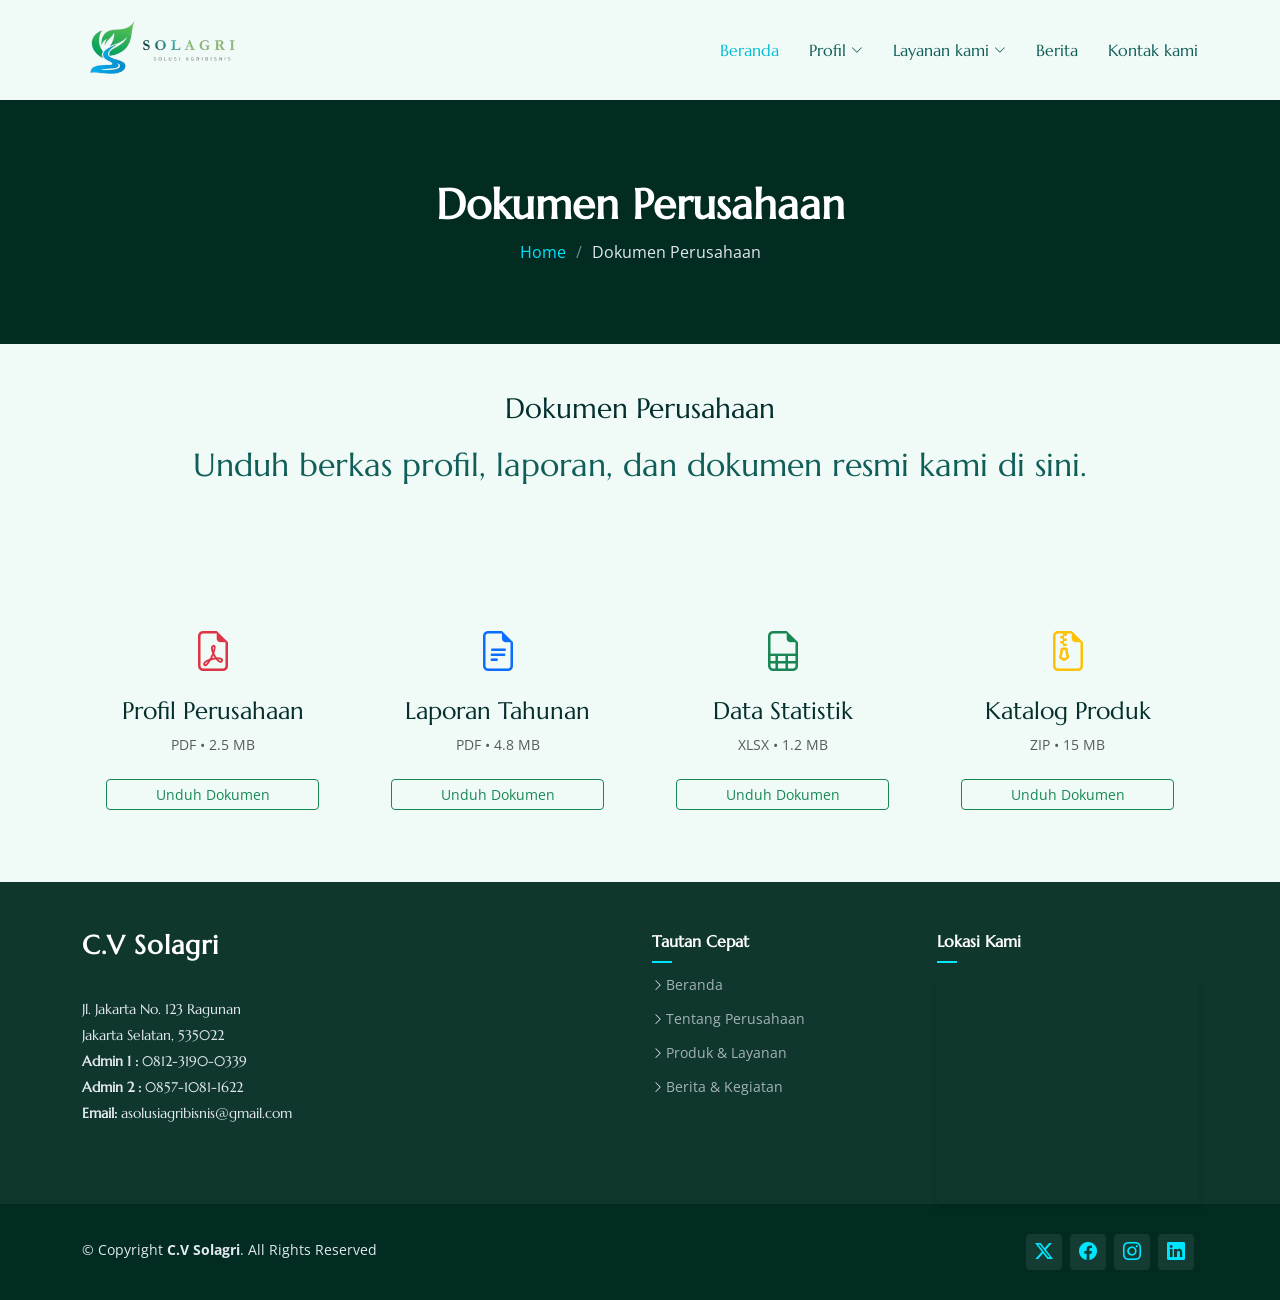
<file: dokumen.html>
<!DOCTYPE html>
<html lang="en">

<head>
  <meta charset="utf-8">
  <meta content="width=device-width, initial-scale=1.0" name="viewport">
  <title>Cv Sarana Hijau</title>
  <meta name="description" content="">
  <meta name="keywords" content="">

  <!-- Favicons -->
  <link href="assets/img/logo.png" rel="icon">
  <link href="assets/img/apple-touch-icon.png" rel="apple-touch-icon">

  <!-- Fonts -->
  <link href="https://fonts.googleapis.com" rel="preconnect">
  <link href="https://fonts.gstatic.com" rel="preconnect" crossorigin>
  <link
    href="https://fonts.googleapis.com/css2?family=Open+Sans:ital,wght@0,300;0,400;0,500;0,600;0,700;0,800;1,300;1,400;1,500;1,600;1,700;1,800&family=Marcellus:wght@400&display=swap"
    rel="stylesheet">

  <!-- Vendor CSS Files -->
  <link href="assets/vendor/bootstrap/css/bootstrap.min.css" rel="stylesheet">
  <link href="assets/vendor/bootstrap-icons/bootstrap-icons.css" rel="stylesheet">
  <link href="assets/vendor/aos/aos.css" rel="stylesheet">
  <link href="assets/vendor/swiper/swiper-bundle.min.css" rel="stylesheet">
  <link href="assets/vendor/glightbox/css/glightbox.min.css" rel="stylesheet">

  <!-- Main CSS File -->
  <link href="assets/css/main.css" rel="stylesheet">

</head>

<body class="about-page">

  <header id="header" class="header d-flex align-items-center position-relative">
    <div class="container-fluid container-xl position-relative d-flex align-items-center justify-content-between">

      <a href="index.html" class="logo d-flex align-items-center">
        <img src="assets/img/logo.png" alt="sarana-hijau" style="max-height: 160px; max-width: 160px;">
      </a>

      <nav id="navmenu" class="navmenu">
        <ul>
          <li><a href="index.html" class="active">Beranda</a></li>
          <li class="dropdown"><a href="#"><span>Profil</span> <i class="bi bi-chevron-down toggle-dropdown"></i></a>
            <ul>
              <li><a href="about.html">Profil Perusahaan</a></li>
              <li><a href="dokumen.html">Penghargaan/Dokumen</a></li>
            </ul>
          </li>
          <li class="dropdown"><a href="#"><span>Layanan kami</span> <i
                class="bi bi-chevron-down toggle-dropdown"></i></a>
            <ul>
              <li><a href="services.html">Produk</a></li>
              <li><a href="jasa.html">Jasa</a></li>
            </ul>
          </li>
          <li><a href="blog.html">Berita</a></li>
          <li><a href="contact.html">Kontak kami</a></li>
        </ul>
        <i class="mobile-nav-toggle d-xl-none bi bi-list"></i>
      </nav>

    </div>
  </header>

  <main class="main">

    <!-- Page Title -->
    <div class="page-title dark-background" data-aos="fade"
      style="background-image: url(https://images.unsplash.com/photo-1620200423727-8127f75d7f53?q=80&w=1170&auto=format&fit=crop&ixlib=rb-4.1.0&ixid=M3wxMjA3fDB8MHxwaG90by1wYWdlfHx8fGVufDB8fHx8fA%3D%3D);">
      <div class="container position-relative">
        <h1>Dokumen Perusahaan</h1>
        <nav class="breadcrumbs">
          <ol>
            <li><a href="index.html">Home</a></li>
            <li class="current">Dokumen Perusahaan</li>
          </ol>
        </nav>
      </div>
    </div><!-- End Page Title -->
    <section id="documents" class="documents section py-5">
      <div class="container">

        <div class="section-title text-center mb-5" data-aos="fade-up">
          <h2>Dokumen Perusahaan</h2>
          <p>Unduh berkas profil, laporan, dan dokumen resmi kami di sini.</p>
        </div>

        <div class="row gy-4">

          <div class="col-lg-3 col-md-6" data-aos="fade-up" data-aos-delay="100">
            <div class="doc-card text-center p-4 h-100">
              <i class="bi bi-file-earmark-pdf text-danger fs-1"></i>
              <h4 class="mt-3">Profil Perusahaan</h4>
              <p class="small text-muted mb-4">PDF • 2.5 MB</p>
              <a href="assets/dokumen/profil.pdf" target="_blank" class="btn btn-outline-success btn-sm w-100">Unduh
                Dokumen</a>
            </div>
          </div>

          <div class="col-lg-3 col-md-6" data-aos="fade-up" data-aos-delay="200">
            <div class="doc-card text-center p-4 h-100">
              <i class="bi bi-file-earmark-text text-primary fs-1"></i>
              <h4 class="mt-3">Laporan Tahunan</h4>
              <p class="small text-muted mb-4">PDF • 4.8 MB</p>
              <a href="path/to/report.pdf" target="_blank" class="btn btn-outline-success btn-sm w-100">Unduh
                Dokumen</a>
            </div>
          </div>

          <div class="col-lg-3 col-md-6" data-aos="fade-up" data-aos-delay="300">
            <div class="doc-card text-center p-4 h-100">
              <i class="bi bi-file-earmark-spreadsheet text-success fs-1"></i>
              <h4 class="mt-3">Data Statistik</h4>
              <p class="small text-muted mb-4">XLSX • 1.2 MB</p>
              <a href="path/to/data.xlsx" target="_blank" class="btn btn-outline-success btn-sm w-100">Unduh Dokumen</a>
            </div>
          </div>

          <div class="col-lg-3 col-md-6" data-aos="fade-up" data-aos-delay="400">
            <div class="doc-card text-center p-4 h-100">
              <i class="bi bi-file-earmark-zip text-warning fs-1"></i>
              <h4 class="mt-3">Katalog Produk</h4>
              <p class="small text-muted mb-4">ZIP • 15 MB</p>
              <a href="path/to/catalog.zip" target="_blank" class="btn btn-outline-success btn-sm w-100">Unduh
                Dokumen</a>
            </div>
          </div>

        </div>
      </div>
    </section>

  </main>
  <footer id="footer" class="footer dark-background">

    <div class="footer-top">
      <div class="container">
        <div class="row gy-4">

          <div class="col-lg-4 col-md-6 footer-about">
            <a href="index.html" class="logo d-flex align-items-center">
              <span class="sitename">C.V Solagri</span>
            </a>
            <div class="footer-contact pt-3">
              <p>Jl. Jakarta No. 123 Ragunan</p>
              <p>Jakarta Selatan, 535022</p>
              <p class=""><strong>Admin 1 :</strong> <span>0812-3190-0339</span></p>
              <p class=""><strong>Admin 2 :</strong> <span>0857-1081-1622</span></p>
              <p><strong>Email:</strong> <span>asolusiagribisnis@gmail.com</span></p>
            </div>
          </div>

          <div class="col-lg-2 col-md-3 footer-links">
          </div>

          <div class="col-lg-3 col-md-3 footer-links">
            <h4>Tautan Cepat</h4>
            <ul>
              <li><i class="bi bi-chevron-right"></i> <a href="index.html">Beranda</a></li>
              <li><i class="bi bi-chevron-right"></i> <a href="#about-3">Tentang Perusahaan</a></li>
              <li><i class="bi bi-chevron-right"></i> <a href="#services">Produk & Layanan</a></li>
              <li><i class="bi bi-chevron-right"></i> <a href="#recent-posts">Berita & Kegiatan</a></li>
            </ul>
          </div>

          <div class="col-lg-3 col-md-12">
            <h4>Lokasi Kami</h4>
            <div class="map-container rounded overflow-hidden mt-3" style="box-shadow: 0 4px 10px rgba(0,0,0,0.1);">
              <iframe
                src="https://www.google.com/maps/embed?pb=!1m14!1m8!1m3!1d3103.426965034792!2d106.8030427!3d-6.29302658!3m2!1i1024!2i768!4f13.1!3m3!1m2!1s0x2e69f1e4f62c0bf5%3A0xd3e1c01edc3f6d5!2sSovereign%20Plaza%2C%20RT.1%2FRW.2%2C%20Cilandak%20Bar.%2C%20Kec.%20Cilandak%2C%20Kota%20Jakarta%20Selatan%2C%20Daerah%20Khusus%20Ibukota%20Jakarta%2012430!5e1!3m2!1sid!2sid!4v1783855233046!5m2!1sid!2sid"
                width="100%" height="220" style="border:0;" allowfullscreen="" loading="lazy"
                referrerpolicy="strict-origin-when-cross-origin"></iframe>
            </div>
          </div>
        </div>
      </div>
    </div>

    <div class="copyright text-center">
      <div
        class="container d-flex flex-column flex-lg-row justify-content-center justify-content-lg-between align-items-center">

        <div class="d-flex flex-column align-items-center align-items-lg-start">
          <div>
            © Copyright <strong><span>C.V Solagri</span></strong>. All Rights Reserved
          </div>
          <div class="credits">
          </div>
        </div>

        <div class="social-links order-first order-lg-last mb-3 mb-lg-0">
          <a href=""><i class="bi bi-twitter-x"></i></a>
          <a href=""><i class="bi bi-facebook"></i></a>
          <a href=""><i class="bi bi-instagram"></i></a>
          <a href=""><i class="bi bi-linkedin"></i></a>
        </div>

      </div>
    </div>

  </footer>
  <!-- Scroll Top -->
  <a href="#" id="scroll-top" class="scroll-top d-flex align-items-center justify-content-center"><i
      class="bi bi-arrow-up-short"></i></a>

  <!-- Preloader -->
  <div id="preloader"></div>

  <!-- Vendor JS Files -->
  <script src="assets/vendor/bootstrap/js/bootstrap.bundle.min.js"></script>
  <script src="assets/vendor/php-email-form/validate.js"></script>
  <script src="assets/vendor/aos/aos.js"></script>
  <script src="assets/vendor/swiper/swiper-bundle.min.js"></script>
  <script src="assets/vendor/glightbox/js/glightbox.min.js"></script>

  <!-- Main JS File -->
  <script src="assets/js/main.js"></script>

</body>

</html>
</file>
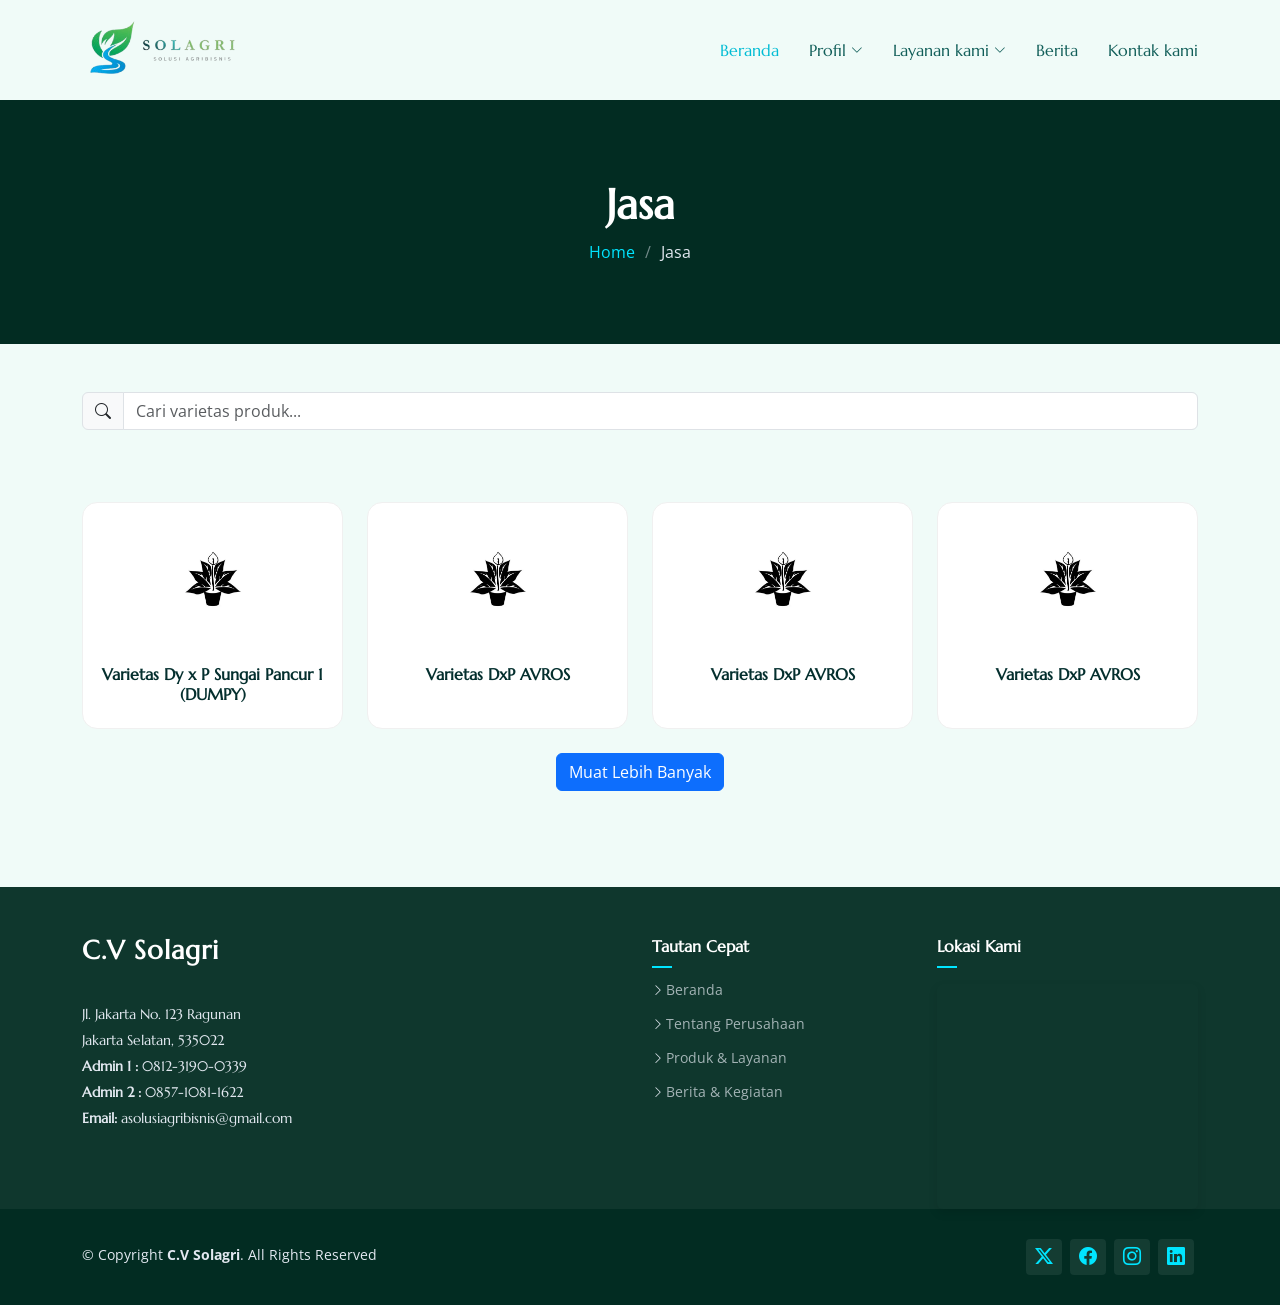
<file: jasa.html>
<!DOCTYPE html>
<html lang="en">

<head>
  <meta charset="utf-8">
  <meta content="width=device-width, initial-scale=1.0" name="viewport">
  <title>Services - AgriCulture Bootstrap Template</title>
  <meta name="description" content="">
  <meta name="keywords" content="">

  <!-- Favicons -->
  <link href="assets/img/logo.png" rel="icon">
  <link href="assets/img/apple-touch-icon.png" rel="apple-touch-icon">

  <!-- Fonts -->
  <link href="https://fonts.googleapis.com" rel="preconnect">
  <link href="https://fonts.gstatic.com" rel="preconnect" crossorigin>
  <link
    href="https://fonts.googleapis.com/css2?family=Open+Sans:ital,wght@0,300;0,400;0,500;0,600;0,700;0,800;1,300;1,400;1,500;1,600;1,700;1,800&family=Marcellus:wght@400&display=swap"
    rel="stylesheet">

  <!-- Vendor CSS Files -->
  <link href="assets/vendor/bootstrap/css/bootstrap.min.css" rel="stylesheet">
  <link href="assets/vendor/bootstrap-icons/bootstrap-icons.css" rel="stylesheet">
  <link href="assets/vendor/aos/aos.css" rel="stylesheet">
  <link href="assets/vendor/swiper/swiper-bundle.min.css" rel="stylesheet">
  <link href="assets/vendor/glightbox/css/glightbox.min.css" rel="stylesheet">

  <!-- Main CSS File -->
  <link href="assets/css/main.css" rel="stylesheet">
  <style>
    .product-card {
      background: #fff;
      border-radius: 15px;
      border: 1px solid #f0f0f0;
      transition: all 0.3s ease;
      height: 100%;
    }

    .product-card:hover {
      border-color: var(--accent-color);
      box-shadow: 0 10px 20px rgba(0, 0, 0, 0.05);
      transform: translateY(-5px);
    }

    .product-card img {
      width: 120px;
      transition: transform 0.4s ease;
    }

    .product-card:hover img {
      transform: scale(1.1);
    }

    .product-title {
      color: var(--heading-color);
      font-weight: 600;
      margin-top: 10px;
    }

    .btn-outline-success {
      border: 2px solid var(--accent-color);
      color: var(--accent-color);
      padding: 8px 20px;
      border-radius: 50px;
      transition: 0.3s;
    }

    .btn-outline-success:hover {
      background-color: var(--accent-color);
      color: white;
    }
  </style>
</head>

<body class="services-page">

  <header id="header" class="header d-flex align-items-center position-relative">
    <div class="container-fluid container-xl position-relative d-flex align-items-center justify-content-between">

      <a href="index.html" class="logo d-flex align-items-center">
        <img src="assets/img/logo.png" alt="sarana-hijau" style="max-height: 160px; max-width: 160px;">
      </a>

      <nav id="navmenu" class="navmenu">
        <ul>
          <li><a href="index.html" class="active">Beranda</a></li>
          <li class="dropdown"><a href="#"><span>Profil</span> <i class="bi bi-chevron-down toggle-dropdown"></i></a>
            <ul>
              <li><a href="about.html">Profil Perusahaan</a></li>
              <li><a href="dokumen.html">Penghargaan/Dokumen</a></li>
            </ul>
          </li>
          <li class="dropdown"><a href="#"><span>Layanan kami</span> <i
                class="bi bi-chevron-down toggle-dropdown"></i></a>
            <ul>
              <li><a href="services.html">Produk</a></li>
              <li><a href="jasa.html">Jasa</a></li>
            </ul>
          </li>
          <li><a href="blog.html">Berita</a></li>
          <li><a href="contact.html">Kontak kami</a></li>
        </ul>
        <i class="mobile-nav-toggle d-xl-none bi bi-list"></i>
      </nav>

    </div>
  </header>

  <main class="main">

    <!-- Page Title -->
    <div class="page-title dark-background" data-aos="fade"
      style="background-image: url(https://images.unsplash.com/photo-1620200423727-8127f75d7f53?q=80&w=1170&auto=format&fit=crop&ixlib=rb-4.1.0&ixid=M3wxMjA3fDB8MHxwaG90by1wYWdlfHx8fGVufDB8fHx8fA%3D%3D);">
      <div class="container position-relative">
        <h1>Jasa</h1>
        <nav class="breadcrumbs">
          <ol>
            <li><a href="index.html">Home</a></li>
            <li class="current">Jasa</li>
          </ol>
        </nav>
      </div>
    </div><!-- End Page Title -->
    <!-- Layanan Produk Section -->
    <section id="produk-layanan" class="produk-layanan section py-5">
      <div class="container mb-4">
        <div class="input-group">
          <span class="input-group-text"><i class="bi bi-search"></i></span>
          <input type="text" id="searchInput" class="form-control" placeholder="Cari varietas produk...">
        </div>
      </div>

      <section id="produk-layanan" class="produk-layanan section py-5">
        <div class="container">
          <div class="row g-4" id="productGrid">
          </div>
          <div class="text-center mt-4">
            <button id="loadMore" class="btn btn-primary">Muat Lebih Banyak</button>
          </div>
        </div>
      </section>

      <div class="modal fade" id="productModal" tabindex="-1">
        <div class="modal-dialog">
          <div class="modal-content">
            <div class="modal-header">
              <h5 class="modal-title" id="modalTitle"></h5>
              <button type="button" class="btn-close" data-bs-dismiss="modal"></button>
            </div>
            <div class="modal-body" id="modalBody"></div>
          </div>
        </div>
      </div>
    </section>
  </main>
  <footer id="footer" class="footer dark-background">

    <div class="footer-top">
      <div class="container">
        <div class="row gy-4">

          <div class="col-lg-4 col-md-6 footer-about">
            <a href="index.html" class="logo d-flex align-items-center">
              <span class="sitename">C.V Solagri</span>
            </a>
            <div class="footer-contact pt-3">
              <p>Jl. Jakarta No. 123 Ragunan</p>
              <p>Jakarta Selatan, 535022</p>
              <p class=""><strong>Admin 1 :</strong> <span>0812-3190-0339</span></p>
              <p class=""><strong>Admin 2 :</strong> <span>0857-1081-1622</span></p>
              <p><strong>Email:</strong> <span>asolusiagribisnis@gmail.com</span></p>
            </div>
          </div>

          <div class="col-lg-2 col-md-3 footer-links">
          </div>

          <div class="col-lg-3 col-md-3 footer-links">
            <h4>Tautan Cepat</h4>
            <ul>
              <li><i class="bi bi-chevron-right"></i> <a href="index.html">Beranda</a></li>
              <li><i class="bi bi-chevron-right"></i> <a href="#about-3">Tentang Perusahaan</a></li>
              <li><i class="bi bi-chevron-right"></i> <a href="#services">Produk & Layanan</a></li>
              <li><i class="bi bi-chevron-right"></i> <a href="#recent-posts">Berita & Kegiatan</a></li>
            </ul>
          </div>

          <div class="col-lg-3 col-md-12">
            <h4>Lokasi Kami</h4>
            <div class="map-container rounded overflow-hidden mt-3" style="box-shadow: 0 4px 10px rgba(0,0,0,0.1);">
              <iframe
                src="https://www.google.com/maps/embed?pb=!1m14!1m8!1m3!1d3103.426965034792!2d106.8030427!3d-6.29302658!3m2!1i1024!2i768!4f13.1!3m3!1m2!1s0x2e69f1e4f62c0bf5%3A0xd3e1c01edc3f6d5!2sSovereign%20Plaza%2C%20RT.1%2FRW.2%2C%20Cilandak%20Bar.%2C%20Kec.%20Cilandak%2C%20Kota%20Jakarta%20Selatan%2C%20Daerah%20Khusus%20Ibukota%20Jakarta%2012430!5e1!3m2!1sid!2sid!4v1783855233046!5m2!1sid!2sid"
                width="100%" height="220" style="border:0;" allowfullscreen="" loading="lazy"
                referrerpolicy="strict-origin-when-cross-origin"></iframe>
            </div>
          </div>
        </div>
      </div>
    </div>

    <div class="copyright text-center">
      <div
        class="container d-flex flex-column flex-lg-row justify-content-center justify-content-lg-between align-items-center">

        <div class="d-flex flex-column align-items-center align-items-lg-start">
          <div>
            © Copyright <strong><span>C.V Solagri</span></strong>. All Rights Reserved
          </div>
          <div class="credits">
          </div>
        </div>

        <div class="social-links order-first order-lg-last mb-3 mb-lg-0">
          <a href=""><i class="bi bi-twitter-x"></i></a>
          <a href=""><i class="bi bi-facebook"></i></a>
          <a href=""><i class="bi bi-instagram"></i></a>
          <a href=""><i class="bi bi-linkedin"></i></a>
        </div>

      </div>
    </div>

  </footer>
  <!-- Scroll Top -->
  <a href="#" id="scroll-top" class="scroll-top d-flex align-items-center justify-content-center"><i
      class="bi bi-arrow-up-short"></i></a>

  <!-- Preloader -->
  <div id="preloader"></div>

  <!-- Vendor JS Files -->
  <script src="assets/vendor/bootstrap/js/bootstrap.bundle.min.js"></script>
  <script src="assets/vendor/php-email-form/validate.js"></script>
  <script src="assets/vendor/aos/aos.js"></script>
  <script src="assets/vendor/swiper/swiper-bundle.min.js"></script>
  <script src="assets/vendor/glightbox/js/glightbox.min.js"></script>

  <!-- Main JS File -->
  <script src="assets/js/main.js"></script>
  <script>
    const products = [
      { id: 1, name: "Varietas Dy x P Sungai Pancur 1 (DUMPY)", desc: "Deskripsi lengkap DUMPY..." },
      { id: 2, name: "Varietas DxP AVROS", desc: "Deskripsi lengkap AVROS..." },
      { id: 3, name: "Varietas DxP AVROS", desc: "Deskripsi lengkap AVROS..." },
      { id: 4, name: "Varietas DxP AVROS", desc: "Deskripsi lengkap AVROS..." },
      { id: 5, name: "Varietas DxP AVROS", desc: "Deskripsi lengkap AVROS..." },
      { id: 6, name: "Varietas DxP AVROS", desc: "Deskripsi lengkap AVROS..." },
      { id: 7, name: "Varietas DxP AVROS", desc: "Deskripsi lengkap AVROS..." },
      { id: 8, name: "Varietas DxP AVROS", desc: "Deskripsi lengkap AVROS..." },
      { id: 9, name: "Varietas DxP AVROS", desc: "Deskripsi lengkap AVROS..." },
      { id: 10, name: "Varietas DxP AVROS", desc: "Deskripsi lengkap AVROS..." },
      { id: 11, name: "Varietas DxP AVROS", desc: "Deskripsi lengkap AVROS..." },
      { id: 12, name: "Varietas DxP AVROS", desc: "Deskripsi lengkap AVROS..." },
      { id: 13, name: "Varietas DxP AVROS", desc: "Deskripsi lengkap AVROS..." },
      { id: 14, name: "Varietas DxP AVROS", desc: "Deskripsi lengkap AVROS..." },
      { id: 15, name: "Varietas DxP AVROS", desc: "Deskripsi lengkap AVROS..." },
      { id: 16, name: "Varietas DxP AVROS", desc: "Deskripsi lengkap AVROS..." },
      { id: 17, name: "Varietas DxP AVROS", desc: "Deskripsi lengkap AVROS..." },
      { id: 18, name: "Varietas DxP AVROS", desc: "Deskripsi lengkap AVROS..." },
      { id: 19, name: "Varietas DxP AVROS", desc: "Deskripsi lengkap AVROS..." },
      { id: 20, name: "Varietas DxP AVROS", desc: "Deskripsi lengkap AVROS..." },
      // Tambahkan data lainnya di sini
    ];

    let displayedCount = 4;
    const grid = document.getElementById('productGrid');

    function renderProducts(filter = "") {
      grid.innerHTML = "";
      const filtered = products.filter(p => p.name.toLowerCase().includes(filter.toLowerCase()));

      filtered.slice(0, displayedCount).forEach(p => {
        grid.innerHTML += `
      <div class="col-lg-3 col-md-6">
        <div class="product-card text-center p-3" onclick="showModal(${p.id})">
          <img src="assets/img/bibit/produk.jpg" class="img-fluid mb-3">
          <h6 class="product-title">${p.name}</h6>
        </div>
      </div>
    `;
      });
    }

    // Fungsi Modal
    function showModal(id) {
      const p = products.find(item => item.id === id);
      document.getElementById('modalTitle').innerText = p.name;
      document.getElementById('modalBody').innerText = p.desc;
      new bootstrap.Modal(document.getElementById('productModal')).show();
    }

    // Event Listeners
    document.getElementById('searchInput').addEventListener('input', (e) => renderProducts(e.target.value));
    document.getElementById('loadMore').addEventListener('click', () => {
      displayedCount += 4;
      renderProducts(document.getElementById('searchInput').value);
    });

    // Initial Load
    renderProducts();
  </script>
</body>

</html>
</file>
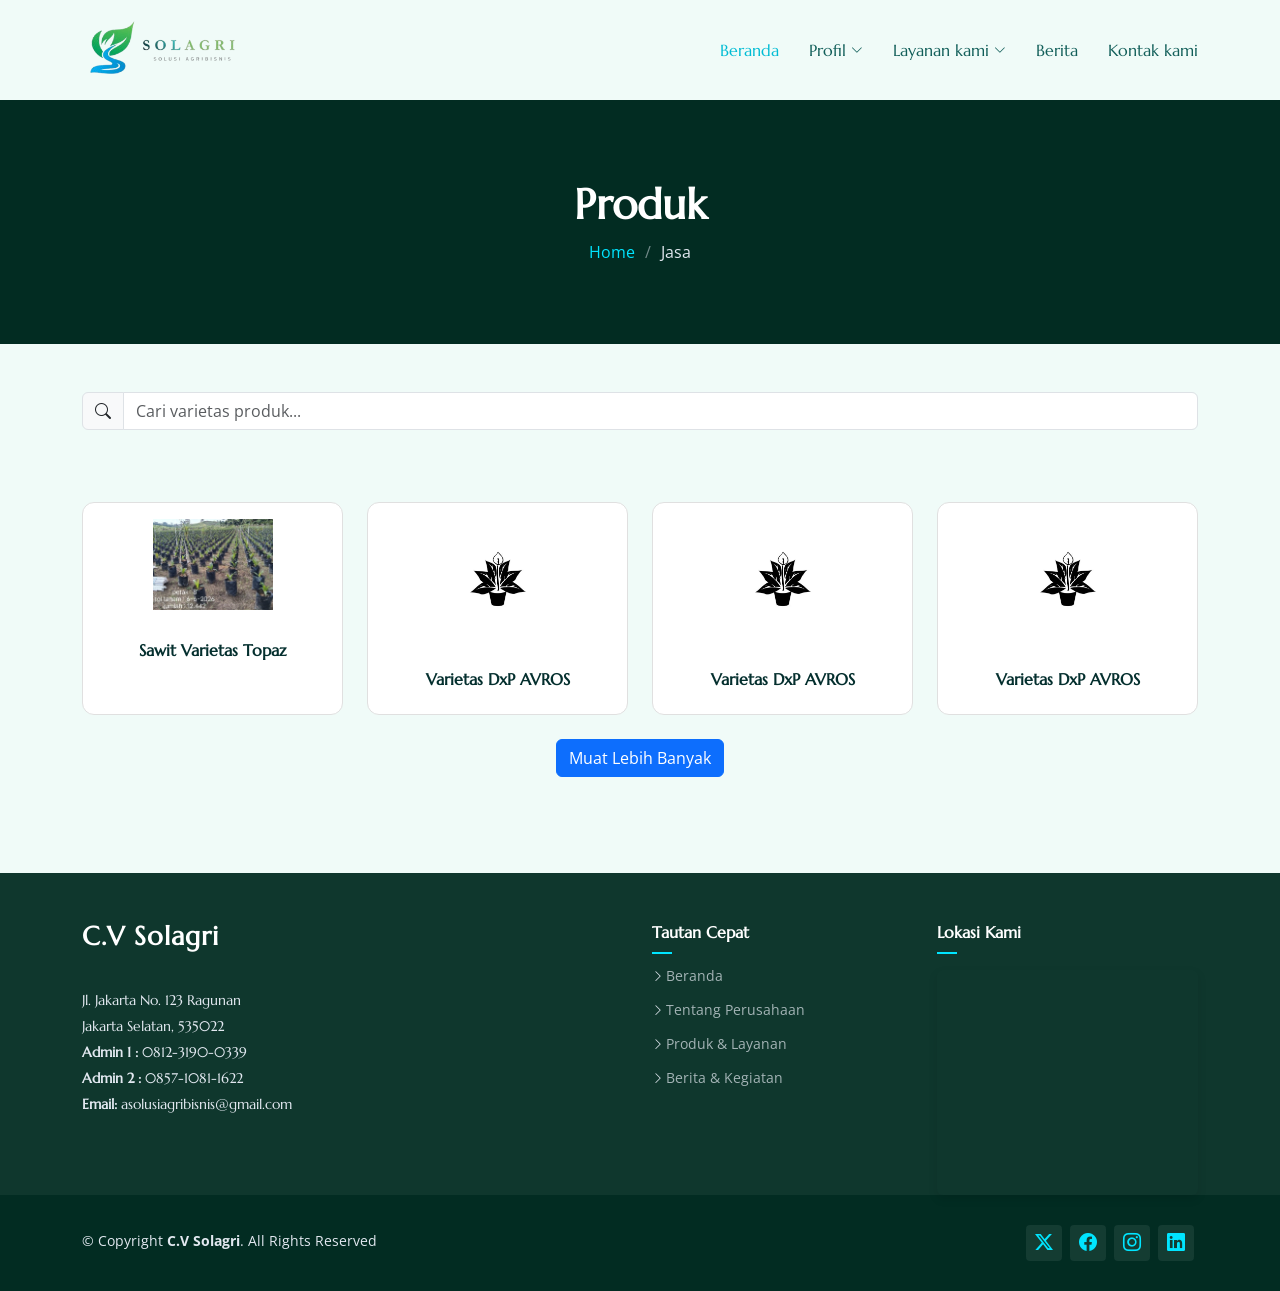
<file: services.html>
<!DOCTYPE html>
<html lang="en">

<head>
  <meta charset="utf-8">
  <meta content="width=device-width, initial-scale=1.0" name="viewport">
  <title>Services - AgriCulture Bootstrap Template</title>
  <meta name="description" content="">
  <meta name="keywords" content="">

  <!-- Favicons -->
  <link href="assets/img/logo.png" rel="icon">
  <link href="assets/img/apple-touch-icon.png" rel="apple-touch-icon">

  <!-- Fonts -->
  <link href="https://fonts.googleapis.com" rel="preconnect">
  <link href="https://fonts.gstatic.com" rel="preconnect" crossorigin>
  <link
    href="https://fonts.googleapis.com/css2?family=Open+Sans:ital,wght@0,300;0,400;0,500;0,600;0,700;0,800;1,300;1,400;1,500;1,600;1,700;1,800&family=Marcellus:wght@400&display=swap"
    rel="stylesheet">

  <!-- Vendor CSS Files -->
  <link href="assets/vendor/bootstrap/css/bootstrap.min.css" rel="stylesheet">
  <link href="assets/vendor/bootstrap-icons/bootstrap-icons.css" rel="stylesheet">
  <link href="assets/vendor/aos/aos.css" rel="stylesheet">
  <link href="assets/vendor/swiper/swiper-bundle.min.css" rel="stylesheet">
  <link href="assets/vendor/glightbox/css/glightbox.min.css" rel="stylesheet">

  <!-- Main CSS File -->
  <link href="assets/css/main.css" rel="stylesheet">
  <style>
    .product-card {
      background: #fff;
      border-radius: 15px;
      border: 1px solid #f0f0f0;
      transition: all 0.3s ease;
      height: 100%;
    }

    .product-card:hover {
      border-color: var(--accent-color);
      box-shadow: 0 10px 20px rgba(0, 0, 0, 0.05);
      transform: translateY(-5px);
    }

    .product-card img {
      width: 120px;
      transition: transform 0.4s ease;
    }

    .product-card:hover img {
      transform: scale(1.1);
    }

    .product-title {
      color: var(--heading-color);
      font-weight: 600;
      margin-top: 10px;
    }

    .btn-outline-success {
      border: 2px solid var(--accent-color);
      color: var(--accent-color);
      padding: 8px 20px;
      border-radius: 50px;
      transition: 0.3s;
    }

    .btn-outline-success:hover {
      background-color: var(--accent-color);
      color: white;
    }

    .product-card {
      border: 1px solid #e0e0e0;
      border-radius: 12px;
      transition: all 0.3s ease;
      background: #fff;
      cursor: pointer;
      height: 100%;
    }

    .product-card:hover {
      transform: translateY(-5px);
      box-shadow: 0 10px 20px rgba(0, 0, 0, 0.1);
      border-color: #007bff;
    }

    .product-title {
      font-weight: 600;
      margin-top: 15px;
    }
  </style>
</head>

<body class="services-page">

  <header id="header" class="header d-flex align-items-center position-relative">
    <div class="container-fluid container-xl position-relative d-flex align-items-center justify-content-between">

      <a href="index.html" class="logo d-flex align-items-center">
        <img src="assets/img/logo.png" alt="sarana-hijau" style="max-height: 160px; max-width: 160px;">
      </a>

      <nav id="navmenu" class="navmenu">
        <ul>
          <li><a href="index.html" class="active">Beranda</a></li>
          <li class="dropdown"><a href="#"><span>Profil</span> <i class="bi bi-chevron-down toggle-dropdown"></i></a>
            <ul>
              <li><a href="about.html">Profil Perusahaan</a></li>
              <li><a href="dokumen.html">Penghargaan/Dokumen</a></li>
            </ul>
          </li>
          <li class="dropdown"><a href="#"><span>Layanan kami</span> <i
                class="bi bi-chevron-down toggle-dropdown"></i></a>
            <ul>
              <li><a href="services.html">Produk</a></li>
              <li><a href="jasa.html">Jasa</a></li>
            </ul>
          </li>
          <li><a href="blog.html">Berita</a></li>
          <li><a href="contact.html">Kontak kami</a></li>
        </ul>
        <i class="mobile-nav-toggle d-xl-none bi bi-list"></i>
      </nav>

    </div>
  </header>

  <main class="main">

    <!-- Page Title -->
    <div class="page-title dark-background" data-aos="fade"
      style="background-image: url(https://images.unsplash.com/photo-1620200423727-8127f75d7f53?q=80&w=1170&auto=format&fit=crop&ixlib=rb-4.1.0&ixid=M3wxMjA3fDB8MHxwaG90by1wYWdlfHx8fGVufDB8fHx8fA%3D%3D);">
      <div class="container position-relative">
        <h1>Produk</h1>
        <nav class="breadcrumbs">
          <ol>
            <li><a href="index.html">Home</a></li>
            <li class="current">Jasa</li>
          </ol>
        </nav>
      </div>
    </div><!-- End Page Title -->
    <!-- Layanan Produk Section -->
    <section id="produk-layanan" class="produk-layanan section py-5">
      <div class="container mb-4">
        <div class="input-group">
          <span class="input-group-text"><i class="bi bi-search"></i></span>
          <input type="text" id="searchInput" class="form-control" placeholder="Cari varietas produk...">
        </div>
      </div>

      <section id="produk-layanan" class="produk-layanan section py-5">
        <div class="container">
          <div class="row g-4" id="productGrid">
          </div>
          <div class="text-center mt-4">
            <button id="loadMore" class="btn btn-primary">Muat Lebih Banyak</button>
          </div>
        </div>
      </section>

      <div class="modal fade" id="productModal" tabindex="-1">
        <div class="modal-dialog">
          <div class="modal-content">
            <div class="modal-header">
              <h5 class="modal-title" id="modalTitle"></h5>
              <button type="button" class="btn-close" data-bs-dismiss="modal"></button>
            </div>
            <div class="modal-body" id="modalBody"></div>
          </div>
        </div>
      </div>
    </section>
  </main>
  <footer id="footer" class="footer dark-background">

    <div class="footer-top">
      <div class="container">
        <div class="row gy-4">

          <div class="col-lg-4 col-md-6 footer-about">
            <a href="index.html" class="logo d-flex align-items-center">
              <span class="sitename">C.V Solagri</span>
            </a>
            <div class="footer-contact pt-3">
              <p>Jl. Jakarta No. 123 Ragunan</p>
              <p>Jakarta Selatan, 535022</p>
              <p class=""><strong>Admin 1 :</strong> <span>0812-3190-0339</span></p>
              <p class=""><strong>Admin 2 :</strong> <span>0857-1081-1622</span></p>
              <p><strong>Email:</strong> <span>asolusiagribisnis@gmail.com</span></p>
            </div>
          </div>

          <div class="col-lg-2 col-md-3 footer-links">
          </div>

          <div class="col-lg-3 col-md-3 footer-links">
            <h4>Tautan Cepat</h4>
            <ul>
              <li><i class="bi bi-chevron-right"></i> <a href="index.html">Beranda</a></li>
              <li><i class="bi bi-chevron-right"></i> <a href="#about-3">Tentang Perusahaan</a></li>
              <li><i class="bi bi-chevron-right"></i> <a href="#services">Produk & Layanan</a></li>
              <li><i class="bi bi-chevron-right"></i> <a href="#recent-posts">Berita & Kegiatan</a></li>
            </ul>
          </div>

          <div class="col-lg-3 col-md-12">
            <h4>Lokasi Kami</h4>
            <div class="map-container rounded overflow-hidden mt-3" style="box-shadow: 0 4px 10px rgba(0,0,0,0.1);">
              <iframe
                src="https://www.google.com/maps/embed?pb=!1m14!1m8!1m3!1d3103.426965034792!2d106.8030427!3d-6.29302658!3m2!1i1024!2i768!4f13.1!3m3!1m2!1s0x2e69f1e4f62c0bf5%3A0xd3e1c01edc3f6d5!2sSovereign%20Plaza%2C%20RT.1%2FRW.2%2C%20Cilandak%20Bar.%2C%20Kec.%20Cilandak%2C%20Kota%20Jakarta%20Selatan%2C%20Daerah%20Khusus%20Ibukota%20Jakarta%2012430!5e1!3m2!1sid!2sid!4v1783855233046!5m2!1sid!2sid"
                width="100%" height="220" style="border:0;" allowfullscreen="" loading="lazy"
                referrerpolicy="strict-origin-when-cross-origin"></iframe>
            </div>
          </div>
        </div>
      </div>
    </div>

    <div class="copyright text-center">
      <div
        class="container d-flex flex-column flex-lg-row justify-content-center justify-content-lg-between align-items-center">

        <div class="d-flex flex-column align-items-center align-items-lg-start">
          <div>
            © Copyright <strong><span>C.V Solagri</span></strong>. All Rights Reserved
          </div>
          <div class="credits">
          </div>
        </div>

        <div class="social-links order-first order-lg-last mb-3 mb-lg-0">
          <a href=""><i class="bi bi-twitter-x"></i></a>
          <a href=""><i class="bi bi-facebook"></i></a>
          <a href=""><i class="bi bi-instagram"></i></a>
          <a href=""><i class="bi bi-linkedin"></i></a>
        </div>

      </div>
    </div>

  </footer>
  <!-- Scroll Top -->
  <a href="#" id="scroll-top" class="scroll-top d-flex align-items-center justify-content-center"><i
      class="bi bi-arrow-up-short"></i></a>

  <!-- Preloader -->
  <div id="preloader"></div>

  <!-- Vendor JS Files -->
  <script src="assets/vendor/bootstrap/js/bootstrap.bundle.min.js"></script>
  <script src="assets/vendor/php-email-form/validate.js"></script>
  <script src="assets/vendor/aos/aos.js"></script>
  <script src="assets/vendor/swiper/swiper-bundle.min.js"></script>
  <script src="assets/vendor/glightbox/js/glightbox.min.js"></script>

  <!-- Main JS File -->
  <script src="assets/js/main.js"></script>
  <script>
    const products = [
      {
        id: 1, name: "Sawit Varietas Topaz",
        desc: "• Bibit : Sawit\n• Varietas : Topaz\n• Harga 10.000\n• Lokasi : Pekanbaru\n• Penangkar: P. Chandra",
        img: "assets/img/bibit/bibit1.jpg"
      },
      { id: 2, name: "Varietas DxP AVROS", desc: "Deskripsi lengkap AVROS..." },
      { id: 3, name: "Varietas DxP AVROS", desc: "Deskripsi lengkap AVROS..." },
      { id: 4, name: "Varietas DxP AVROS", desc: "Deskripsi lengkap AVROS..." },
      { id: 5, name: "Varietas DxP AVROS", desc: "Deskripsi lengkap AVROS..." },
      { id: 6, name: "Varietas DxP AVROS", desc: "Deskripsi lengkap AVROS..." },
      { id: 7, name: "Varietas DxP AVROS", desc: "Deskripsi lengkap AVROS..." },
      { id: 8, name: "Varietas DxP AVROS", desc: "Deskripsi lengkap AVROS..." },
      { id: 9, name: "Varietas DxP AVROS", desc: "Deskripsi lengkap AVROS..." },
    ];

    let displayedCount = 4;
    const grid = document.getElementById('productGrid');

    function renderProducts(filter = "") {
      grid.innerHTML = "";
      const filtered = products.filter(p => p.name.toLowerCase().includes(filter.toLowerCase()));

      filtered.slice(0, displayedCount).forEach(p => {
        grid.innerHTML += `
      <div class="col-lg-3 col-md-6">
        <div class="product-card text-center p-3" onclick="showModal(${p.id})">
          <img src="${p.img ?? 'assets/img/bibit/produk.jpg'}" class="img-fluid mb-3">
          <h6 class="product-title">${p.name}</h6>
        </div>
      </div>
    `;
      });
    }

    // Fungsi Modal
    function showModal(id) {
      const p = products.find(item => item.id === id);
      document.getElementById('modalTitle').innerText = p.name;
      document.getElementById('modalBody').innerText = p.desc;
      new bootstrap.Modal(document.getElementById('productModal')).show();
    }

    // Event Listeners
    document.getElementById('searchInput').addEventListener('input', (e) => renderProducts(e.target.value));
    document.getElementById('loadMore').addEventListener('click', () => {
      displayedCount += 4;
      renderProducts(document.getElementById('searchInput').value);
    });

    // Initial Load
    renderProducts();
  </script>
</body>

</html>
</file>
<file: assets/css/main.css>
:root {
  --default-font: "Open Sans", system-ui, -apple-system, "Segoe UI", Roboto, "Helvetica Neue", Arial, sans-serif;
  --heading-font: "Marcellus", sans-serif;
  --nav-font: "Marcellus", sans-serif;
}

/* Global Colors - Tema Hijau & Biru Aqua */
:root {
  --background-color: #f0fbf8; /* Hijau air sangat pucat */
  --default-color: #115e59; /* Hijau teal gelap untuk teks */
  --heading-color: #042f2e; /* Hijau sangat gelap untuk judul */
  --accent-color: #00bcd4; /* Biru aqua cerah sebagai aksen */
  --surface-color: #e0f7fa; /* Biru aqua muda untuk permukaan/kartu */
  --contrast-color: #ffffff;
}

:root {
  --nav-color: #115e59;
  --nav-hover-color: #00bcd4;
  --nav-mobile-background-color: #f0fbf8;
  --nav-dropdown-background-color: #e0f7fa;
  --nav-dropdown-color: #115e59;
  --nav-dropdown-hover-color: #00bcd4;
}

.light-background {
  --background-color: #f7fdfb;
  --surface-color: #ffffff;
}

.dark-background {
  --background-color: #022c22; /* Hijau rimba sangat gelap */
  --default-color: #e2e8f0; /* Abu-abu kebiruan terang untuk teks */
  --heading-color: #ffffff;
  --accent-color: #00e5ff; /* Biru aqua neon untuk kontras di mode gelap */
  --surface-color: #064e3b; /* Hijau gelap untuk kartu/permukaan */
  --contrast-color: #ffffff;
}
/* Smooth scroll */
:root {
  scroll-behavior: smooth;
}

/*--------------------------------------------------------------
# General Styling & Shared Classes
--------------------------------------------------------------*/
body {
  color: var(--default-color);
  background-color: var(--background-color);
  font-family: var(--default-font);
}

a {
  color: var(--accent-color);
  text-decoration: none;
  transition: 0.3s;
}

a:hover {
  color: color-mix(in srgb, var(--accent-color), transparent 25%);
  text-decoration: none;
}

h1,
h2,
h3,
h4,
h5,
h6 {
  color: var(--heading-color);
  font-family: var(--heading-font);
}

/* PHP Email Form Messages
------------------------------*/
.php-email-form .error-message {
  display: none;
  background: #df1529;
  color: #ffffff;
  text-align: left;
  padding: 15px;
  margin-bottom: 24px;
  font-weight: 600;
}

.php-email-form .sent-message {
  display: none;
  color: #ffffff;
  background: #059652;
  text-align: center;
  padding: 15px;
  margin-bottom: 24px;
  font-weight: 600;
}

.php-email-form .loading {
  display: none;
  background: var(--surface-color);
  text-align: center;
  padding: 15px;
  margin-bottom: 24px;
}

.php-email-form .loading:before {
  content: "";
  display: inline-block;
  border-radius: 50%;
  width: 24px;
  height: 24px;
  margin: 0 10px -6px 0;
  border: 3px solid var(--accent-color);
  border-top-color: var(--surface-color);
  animation: php-email-form-loading 1s linear infinite;
}

@keyframes php-email-form-loading {
  0% {
    transform: rotate(0deg);
  }

  100% {
    transform: rotate(360deg);
  }
}

/* Pulsating Play Button
------------------------------*/
.pulsating-play-btn {
  width: 94px;
  height: 94px;
  background: radial-gradient(var(--accent-color) 50%, color-mix(in srgb, var(--accent-color), transparent 75%) 52%);
  border-radius: 50%;
  display: block;
  position: relative;
  overflow: hidden;
}

.pulsating-play-btn:before {
  content: "";
  position: absolute;
  width: 120px;
  height: 120px;
  animation-delay: 0s;
  animation: pulsate-play-btn 2s;
  animation-direction: forwards;
  animation-iteration-count: infinite;
  animation-timing-function: steps;
  opacity: 1;
  border-radius: 50%;
  border: 5px solid color-mix(in srgb, var(--accent-color), transparent 30%);
  top: -15%;
  left: -15%;
  background: rgba(198, 16, 0, 0);
}

.pulsating-play-btn:after {
  content: "";
  position: absolute;
  left: 50%;
  top: 50%;
  transform: translateX(-40%) translateY(-50%);
  width: 0;
  height: 0;
  border-top: 10px solid transparent;
  border-bottom: 10px solid transparent;
  border-left: 15px solid #fff;
  z-index: 100;
  transition: all 400ms cubic-bezier(0.55, 0.055, 0.675, 0.19);
}

.pulsating-play-btn:hover:before {
  content: "";
  position: absolute;
  left: 50%;
  top: 50%;
  transform: translateX(-40%) translateY(-50%);
  width: 0;
  height: 0;
  border: none;
  border-top: 10px solid transparent;
  border-bottom: 10px solid transparent;
  border-left: 15px solid #fff;
  z-index: 200;
  animation: none;
  border-radius: 0;
}

.pulsating-play-btn:hover:after {
  border-left: 15px solid var(--accent-color);
  transform: scale(20);
}

@keyframes pulsate-play-btn {
  0% {
    transform: scale(0.6, 0.6);
    opacity: 1;
  }

  100% {
    transform: scale(1, 1);
    opacity: 0;
  }
}

/*--------------------------------------------------------------
# Global Header
--------------------------------------------------------------*/
.header {
  color: var(--default-color);
  background-color: var(--background-color);
  padding: 20px 0;
  transition: all 0.5s;
  z-index: 997;
}

.header .logo {
  line-height: 1;
}

.header .logo img {
  max-height: 80px;
  margin-right: 8px;
}

.header .logo h1 {
  font-size: 30px;
  margin: 0;
  font-weight: 700;
  color: var(--heading-color);
}

.scrolled .header {
  box-shadow: 0px 0 18px color-mix(in srgb, var(--default-color), transparent 85%);
}

/*--------------------------------------------------------------
# Navigation Menu
--------------------------------------------------------------*/
/* Navmenu - Desktop */
@media (min-width: 1200px) {
  .navmenu {
    padding: 0;
  }

  .navmenu ul {
    margin: 0;
    padding: 0;
    display: flex;
    list-style: none;
    align-items: center;
  }

  .navmenu li {
    position: relative;
  }

  .navmenu a,
  .navmenu a:focus {
    color: var(--nav-color);
    padding: 18px 15px;
    font-size: 16px;
    font-family: var(--nav-font);
    font-weight: 400;
    display: flex;
    align-items: center;
    justify-content: space-between;
    white-space: nowrap;
    transition: 0.3s;
  }

  .navmenu a i,
  .navmenu a:focus i {
    font-size: 12px;
    line-height: 0;
    margin-left: 5px;
    transition: 0.3s;
  }

  .navmenu li:last-child a {
    padding-right: 0;
  }

  .navmenu li:hover>a,
  .navmenu .active,
  .navmenu .active:focus {
    color: var(--nav-hover-color);
  }

  .navmenu .dropdown ul {
    margin: 0;
    padding: 10px 0;
    background: var(--nav-dropdown-background-color);
    display: block;
    position: absolute;
    visibility: hidden;
    left: 14px;
    top: 130%;
    opacity: 0;
    transition: 0.3s;
    border-radius: 4px;
    z-index: 99;
    box-shadow: 0px 0px 30px color-mix(in srgb, var(--default-color), transparent 85%);
  }

  .navmenu .dropdown ul li {
    min-width: 200px;
  }

  .navmenu .dropdown ul a {
    padding: 10px 20px;
    font-size: 15px;
    text-transform: none;
    color: var(--nav-dropdown-color);
  }

  .navmenu .dropdown ul a i {
    font-size: 12px;
  }

  .navmenu .dropdown ul a:hover,
  .navmenu .dropdown ul .active:hover,
  .navmenu .dropdown ul li:hover>a {
    color: var(--nav-dropdown-hover-color);
  }

  .navmenu .dropdown:hover>ul {
    opacity: 1;
    top: 100%;
    visibility: visible;
  }

  .navmenu .dropdown .dropdown ul {
    top: 0;
    left: -90%;
    visibility: hidden;
  }

  .navmenu .dropdown .dropdown:hover>ul {
    opacity: 1;
    top: 0;
    left: -100%;
    visibility: visible;
  }
}

/* Navmenu - Mobile */
@media (max-width: 1199px) {
  .mobile-nav-toggle {
    color: var(--nav-color);
    font-size: 28px;
    line-height: 0;
    margin-right: 10px;
    cursor: pointer;
    transition: color 0.3s;
  }

  .navmenu {
    padding: 0;
    z-index: 9997;
  }

  .navmenu ul {
    display: none;
    list-style: none;
    position: absolute;
    inset: 60px 20px 20px 20px;
    padding: 10px 0;
    margin: 0;
    border-radius: 6px;
    background-color: var(--nav-mobile-background-color);
    overflow-y: auto;
    transition: 0.3s;
    z-index: 9998;
    box-shadow: 0px 0px 30px color-mix(in srgb, var(--default-color), transparent 90%);
  }

  .navmenu a,
  .navmenu a:focus {
    color: var(--nav-dropdown-color);
    padding: 10px 20px;
    font-family: var(--nav-font);
    font-size: 17px;
    font-weight: 500;
    display: flex;
    align-items: center;
    justify-content: space-between;
    white-space: nowrap;
    transition: 0.3s;
  }

  .navmenu a i,
  .navmenu a:focus i {
    font-size: 12px;
    line-height: 0;
    margin-left: 5px;
    width: 30px;
    height: 30px;
    display: flex;
    align-items: center;
    justify-content: center;
    border-radius: 50%;
    transition: 0.3s;
    background-color: color-mix(in srgb, var(--accent-color), transparent 90%);
  }

  .navmenu a i:hover,
  .navmenu a:focus i:hover {
    background-color: var(--accent-color);
    color: var(--contrast-color);
  }

  .navmenu a:hover,
  .navmenu .active,
  .navmenu .active:focus {
    color: var(--nav-dropdown-hover-color);
  }

  .navmenu .active i,
  .navmenu .active:focus i {
    background-color: var(--accent-color);
    color: var(--contrast-color);
    transform: rotate(180deg);
  }

  .navmenu .dropdown ul {
    position: static;
    display: none;
    z-index: 99;
    padding: 10px 0;
    margin: 10px 20px;
    background-color: var(--nav-dropdown-background-color);
    border: 1px solid color-mix(in srgb, var(--default-color), transparent 90%);
    box-shadow: none;
    transition: all 0.5s ease-in-out;
  }

  .navmenu .dropdown ul ul {
    background-color: rgba(33, 37, 41, 0.1);
  }

  .navmenu .dropdown>.dropdown-active {
    display: block;
    background-color: rgba(33, 37, 41, 0.03);
  }

  .mobile-nav-active {
    overflow: hidden;
  }

  .mobile-nav-active .mobile-nav-toggle {
    color: #fff;
    position: absolute;
    font-size: 32px;
    top: 15px;
    right: 15px;
    margin-right: 0;
    z-index: 9999;
  }

  .mobile-nav-active .navmenu {
    position: fixed;
    overflow: hidden;
    inset: 0;
    background: rgba(33, 37, 41, 0.8);
    transition: 0.3s;
  }

  .mobile-nav-active .navmenu>ul {
    display: block;
  }
}

/*--------------------------------------------------------------
# Global Footer
--------------------------------------------------------------*/
.footer {
  color: var(--default-color);
  background-color: var(--background-color);
  font-size: 14px;
  position: relative;
}

.footer .footer-top {
  background-color: color-mix(in srgb, var(--background-color), white 5%);
  padding-top: 50px;
}

.footer .footer-about .logo {
  line-height: 1;
  margin-bottom: 25px;
}

.footer .footer-about .logo img {
  max-height: 40px;
  margin-right: 6px;
}

.footer .footer-about .logo span {
  color: var(--heading-color);
  font-family: var(--heading-font);
  font-size: 26px;
  font-weight: 700;
  letter-spacing: 1px;
}

.footer .footer-about p {
  font-size: 14px;
  font-family: var(--heading-font);
}

.footer h4 {
  font-size: 16px;
  font-weight: 600;
  position: relative;
  padding-bottom: 12px;
  margin-bottom: 15px;
}

.footer h4::after {
  content: "";
  position: absolute;
  display: block;
  width: 20px;
  height: 2px;
  background: var(--accent-color);
  bottom: 0;
  left: 0;
}

.footer .footer-links {
  margin-bottom: 30px;
}

.footer .footer-links ul {
  list-style: none;
  padding: 0;
  margin: 0;
}

.footer .footer-links ul i {
  padding-right: 2px;
  font-size: 12px;
  line-height: 0;
}

.footer .footer-links ul li {
  padding: 10px 0;
  display: flex;
  align-items: center;
}

.footer .footer-links ul li:first-child {
  padding-top: 0;
}

.footer .footer-links ul a {
  color: color-mix(in srgb, var(--default-color), transparent 30%);
  display: inline-block;
  line-height: 1;
}

.footer .footer-links ul a:hover {
  color: var(--accent-color);
}

.footer .footer-contact p {
  margin-bottom: 5px;
}

.footer .copyright {
  padding: 30px 0;
}

.footer .copyright p {
  margin-bottom: 0;
}

.footer .credits {
  margin-top: 5px;
  font-size: 13px;
}

.footer .social-links a {
  font-size: 18px;
  display: inline-block;
  background: color-mix(in srgb, var(--default-color), transparent 92%);
  color: var(--accent-color);
  line-height: 1;
  padding: 8px 0;
  margin-right: 4px;
  border-radius: 4px;
  text-align: center;
  width: 36px;
  height: 36px;
  transition: 0.3s;
}

.footer .social-links a:hover {
  color: var(--contrast-color);
  background: var(--accent-color);
  text-decoration: none;
}

/*--------------------------------------------------------------
# Preloader
--------------------------------------------------------------*/
#preloader {
  position: fixed;
  inset: 0;
  z-index: 999999;
  overflow: hidden;
  background: var(--background-color);
  transition: all 0.6s ease-out;
}

#preloader:before {
  content: "";
  position: fixed;
  top: calc(50% - 30px);
  left: calc(50% - 30px);
  border: 6px solid #ffffff;
  border-color: var(--accent-color) transparent var(--accent-color) transparent;
  border-radius: 50%;
  width: 60px;
  height: 60px;
  animation: animate-preloader 1.5s linear infinite;
}

@keyframes animate-preloader {
  0% {
    transform: rotate(0deg);
  }

  100% {
    transform: rotate(360deg);
  }
}

/*--------------------------------------------------------------
# Scroll Top Button
--------------------------------------------------------------*/
.scroll-top {
  position: fixed;
  visibility: hidden;
  opacity: 0;
  right: 15px;
  bottom: 15px;
  z-index: 99999;
  background-color: var(--accent-color);
  width: 40px;
  height: 40px;
  border-radius: 4px;
  transition: all 0.4s;
}

.scroll-top i {
  font-size: 24px;
  color: var(--contrast-color);
  line-height: 0;
}

.scroll-top:hover {
  background-color: color-mix(in srgb, var(--accent-color), transparent 20%);
  color: var(--contrast-color);
}

.scroll-top.active {
  visibility: visible;
  opacity: 1;
}

/*--------------------------------------------------------------
# Disable aos animation delay on mobile devices
--------------------------------------------------------------*/
@media screen and (max-width: 768px) {
  [data-aos-delay] {
    transition-delay: 0 !important;
  }
}

/*--------------------------------------------------------------
# Global Page Titles & Breadcrumbs
--------------------------------------------------------------*/
.page-title {
  color: var(--default-color);
  background-color: var(--background-color);
  background-size: cover;
  background-position: center;
  background-repeat: no-repeat;
  padding: 80px 0;
  text-align: center;
  position: relative;
}

.page-title:before {
  content: "";
  background-color: color-mix(in srgb, var(--background-color), transparent 50%);
  position: absolute;
  inset: 0;
}

.page-title h1 {
  font-size: 42px;
  font-weight: 700;
  margin-bottom: 10px;
}

.page-title .breadcrumbs ol {
  display: flex;
  flex-wrap: wrap;
  list-style: none;
  justify-content: center;
  padding: 0;
  margin: 0;
  font-size: 16px;
  font-weight: 400;
}

.page-title .breadcrumbs ol li+li {
  padding-left: 10px;
}

.page-title .breadcrumbs ol li+li::before {
  content: "/";
  display: inline-block;
  padding-right: 10px;
  color: color-mix(in srgb, var(--default-color), transparent 50%);
}

/*--------------------------------------------------------------
# Global Sections
--------------------------------------------------------------*/
section,
.section {
  color: var(--default-color);
  background-color: var(--background-color);
  padding: 60px 0;
  scroll-margin-top: 100px;
  overflow: clip;
}

@media (max-width: 1199px) {

  section,
  .section {
    scroll-margin-top: 66px;
  }
}

/*--------------------------------------------------------------
# Global Section Titles
--------------------------------------------------------------*/
.section-title {
  text-align: center;
  padding-bottom: 60px;
  position: relative;
}

.section-title h2 {
  font-size: 28px;
  font-weight: 500;
  margin-bottom: 15px;
}

.section-title p {
  margin-bottom: 0;
  font-family: var(--heading-font);
  font-size: 32px;
}

/*--------------------------------------------------------------
# Hero Section
--------------------------------------------------------------*/
.hero {
  padding: 0;
}

.hero .carousel {
  width: 100%;
  min-height: calc(100vh - 100px);
  padding: 0;
  margin: 0;
  background-color: var(--background-color);
  position: relative;
}

.hero img {
  position: absolute;
  inset: 0;
  display: block;
  width: 100%;
  height: 100%;
  object-fit: cover;
  z-index: 1;
}

.hero .carousel-item {
  position: absolute;
  inset: 0;
  background-size: cover;
  background-position: center;
  background-repeat: no-repeat;
  overflow: hidden;
}

.hero .carousel-item:before {
  content: "";
  background: color-mix(in srgb, var(--background-color), transparent 60%);
  position: absolute;
  inset: 0;
  z-index: 2;
}

.hero .carousel-container {
  position: absolute;
  inset: 90px 64px 64px 64px;
  display: flex;
  justify-content: center;
  align-items: center;
  flex-direction: column;
  z-index: 3;
}

.hero h2 {
  margin-bottom: 30px;
  font-size: 48px;
  font-weight: 700;
  animation: fadeInDown 1s both;
}

@media (max-width: 768px) {
  .hero h2 {
    font-size: 30px;
  }
}

.hero p {
  animation: fadeInDown 1s both 0.2s;
}

@media (min-width: 1024px) {

  .hero h2,
  .hero p {
    max-width: 60%;
  }
}

.hero .btn-get-started {
  color: var(--contrast-color);
  background: var(--accent-color);
  font-family: var(--heading-font);
  font-weight: 500;
  font-size: 15px;
  letter-spacing: 1px;
  display: inline-block;
  padding: 8px 32px;
  border-radius: 50px;
  transition: 0.5s;
  margin: 10px;
  animation: fadeInUp 1s both 0.4s;
}

.hero .btn-get-started:hover {
  background: color-mix(in srgb, var(--accent-color), transparent 20%);
}

.hero .carousel-control-prev,
.hero .carousel-control-next {
  width: 10%;
  transition: 0.3s;
  opacity: 0.5;
}

.hero .carousel-control-prev:focus,
.hero .carousel-control-next:focus {
  opacity: 0.5;
}

.hero .carousel-control-prev:hover,
.hero .carousel-control-next:hover {
  opacity: 0.9;
}

@media (min-width: 1024px) {

  .hero .carousel-control-prev,
  .hero .carousel-control-next {
    width: 5%;
  }
}

.hero .carousel-control-next-icon,
.hero .carousel-control-prev-icon {
  background: none;
  font-size: 32px;
  line-height: 1;
}

.hero .carousel-indicators {
  list-style: none;
}

.hero .carousel-indicators li {
  cursor: pointer;
}

@keyframes fadeInUp {
  from {
    opacity: 0;
    transform: translate3d(0, 100%, 0);
  }

  to {
    opacity: 1;
    transform: translate3d(0, 0, 0);
  }
}

@keyframes fadeInDown {
  from {
    opacity: 0;
    transform: translate3d(0, -100%, 0);
  }

  to {
    opacity: 1;
    transform: translate3d(0, 0, 0);
  }
}

/*--------------------------------------------------------------
# Services Section
--------------------------------------------------------------*/
.services .section-title h2 {
  color: var(--accent-color);
  font-size: 20px;
}

.services .content .service-item {
  background-color: var(--surface-color);
  padding: 20px 30px;
  border-top: 1px solid color-mix(in srgb, var(--default-color), transparent 90%);
  border-left: 1px solid color-mix(in srgb, var(--default-color), transparent 90%);
  position: relative;
}

.services .content .service-item .number {
  position: absolute;
  right: 10px;
  top: 10px;
  font-weight: 400;
  color: color-mix(in srgb, var(--default-color), transparent 80%);
}

.services .content .service-item .service-item-icon {
  position: relative;
  margin-bottom: 20px;
  color: var(--accent-color);
}

.services .content .service-item .service-item-icon img {
  width: 50px;
}

.services .content .service-item .service-item-icon:before {
  position: absolute;
  content: "";
  transform: rotate(45deg);
  z-index: -1;
  left: -20px;
  border-top: 40px solid transparent;
  border-bottom: 40px solid transparent;
  border-right: 40px solid var(--accent-color);
  display: none;
}

.services .content .service-item .service-item-icon>span {
  color: var(--default-color);
  font-size: 4rem;
}

.services .content .service-item .service-item-content .service-heading {
  font-size: 20px;
  color: var(--default-color);
  font-weight: 400;
}

.services .content .service-item .service-item-content p {
  font-size: 15px;
}

@media (min-width: 769px) {
  .services .content [class^=col-]:nth-child(4n+4) .service-item {
    border-right: 1px solid color-mix(in srgb, var(--default-color), transparent 90%);
  }

  .services .content [class^=col-]:nth-last-child(-n+4) .service-item {
    border-bottom: 1px solid color-mix(in srgb, var(--default-color), transparent 90%);
  }
}

@media (max-width: 768px) {
  .services .content [class^=col-]:nth-child(2n+2) .service-item {
    border-right: 1px solid color-mix(in srgb, var(--default-color), transparent 90%);
  }

  .services .content [class^=col-]:last-child .service-item,
  .services .content [class^=col-]:nth-last-child(2) .service-item {
    border-bottom: 1px solid color-mix(in srgb, var(--default-color), transparent 90%);
  }
}

@media (max-width: 576px) {
  .services .content [class^=col-] .service-item {
    border: 1px solid color-mix(in srgb, var(--default-color), transparent 90%);
    margin-bottom: 10px;
  }
}

/*--------------------------------------------------------------
# About Section
--------------------------------------------------------------*/
.about .section-title {
  margin-bottom: 60px;
}

.about .content {
  background: var(--accent-color);
  color: var(--contrast-color);
  padding: 7rem 0;
}

.about .content .img-overlap {
  margin-top: -150px;
}

.about p {
  color: var(--contrast-color);
}

.about .content-title {
  color: var(--contrast-color);
  font-weight: 300;
  text-align: left;
}

.about .content-title strong {
  font-weight: 700;
}

.about .content-subtitle {
  font-weight: 300;
  color: var(--contrast-color);
  text-transform: uppercase;
  font-size: 1.3rem;
}

/*--------------------------------------------------------------
# Services 2 Section
--------------------------------------------------------------*/
.services-2 {
  overflow: visible;
  margin-bottom: 200px;
}

.services-2 .section-title {
  text-align: left;
}

.services-2 .section-title h2 {
  color: color-mix(in srgb, var(--contrast-color), transparent 50%);
  text-transform: uppercase;
  font-size: 20px;
}

.services-2 .section-title p {
  color: var(--contrast-color);
}

.services-2 .services-carousel-wrap {
  position: relative;
  margin-bottom: -200px;
}

.services-2 .swiper-wrapper {
  height: auto;
}

.services-2 .service-item {
  position: relative;
  overflow: hidden;
}

.services-2 .service-item:before {
  content: "";
  background-color: color-mix(in srgb, var(--background-color), transparent 50%);
  top: 0;
  left: 0;
  right: 0;
  bottom: 0;
  position: absolute;
  opacity: 0;
  visibility: hidden;
  z-index: 1;
  transition: 0.3s all ease;
}

.services-2 .service-item img {
  transition: 0.5s all ease;
  transform: scale(1);
}

.services-2 .service-item .service-item-contents {
  z-index: 9;
  position: absolute;
  bottom: 20px;
  left: 20px;
  right: 20px;
  transition: 0.3s all ease;
  transform: translateY(100%);
  opacity: 0;
  visibility: hidden;
}

.services-2 .service-item .service-item-contents .service-item-category {
  color: var(--accent-color);
  text-transform: uppercase;
}

.services-2 .service-item .service-item-contents .service-item-title {
  color: var(--contrast-color);
  margin-bottom: 0;
}

.services-2 .service-item:hover:before {
  opacity: 1;
  visibility: visible;
}

.services-2 .service-item:hover .service-item-contents {
  transform: translateY(0%);
  opacity: 1;
  visibility: visible;
}

.services-2 .service-item:hover img {
  transform: scale(1.2);
}

.services-2 .navigation-prev,
.services-2 .navigation-next {
  position: absolute;
  top: 50%;
  transform: translateY(-50%);
  z-index: 9;
  width: 46px;
  height: 46px;
  background: var(--contrast-color);
  background-color: none;
  border: none;
  transition: 0.3s all ease;
}

.services-2 .navigation-prev i,
.services-2 .navigation-next i {
  font-size: 2rem;
}

.services-2 .navigation-prev:hover,
.services-2 .navigation-next:hover {
  background-color: var(--accent-color);
  color: var(--contrast-color);
}

.services-2 .navigation-prev {
  left: 10px;
}

.services-2 .navigation-next {
  right: 10px;
}

.services-2 .swiper {
  padding-bottom: 50px;
}

.services-2 .swiper-pagination {
  bottom: 0px;
}

.services-2 .swiper-pagination .swiper-pagination-bullet {
  border-radius: 0;
  width: 20px;
  height: 4px;
  background-color: color-mix(in srgb, var(--background-color), transparent 80%) !important;
  opacity: 1;
}

.services-2 .swiper-pagination .swiper-pagination-bullet-active {
  background-color: var(--accent-color) !important;
}

/*--------------------------------------------------------------
# Testimonials Section
--------------------------------------------------------------*/
.testimonials .testimonial img {
  width: 100px;
  height: 100px;
  border-radius: 50%;
  margin-bottom: 20px;
}

.testimonials .testimonial blockquote p {
  font-size: 20px;
  color: var(--default-color);
  font-weight: 500;
}

.testimonials .testimonial .client-name {
  text-transform: uppercase;
  font-size: 1.2rem;
  color: var(--accent-color);
}

/*--------------------------------------------------------------
# Recent Posts Section
--------------------------------------------------------------*/
.recent-posts .post-item {
  background: var(--surface-color);
  box-shadow: 0px 2px 20px rgba(0, 0, 0, 0.1);
  transition: 0.3s;
}

.recent-posts .post-item .post-img img {
  transition: 0.5s;
}

.recent-posts .post-item .post-date {
  position: absolute;
  right: 0;
  bottom: 0;
  background-color: var(--accent-color);
  color: var(--contrast-color);
  text-transform: uppercase;
  font-size: 13px;
  padding: 6px 12px;
  font-weight: 500;
}

.recent-posts .post-item .post-content {
  padding: 30px;
}

.recent-posts .post-item .post-title {
  color: var(--heading-color);
  font-size: 20px;
  font-weight: 700;
  transition: 0.3s;
  margin-bottom: 15px;
}

.recent-posts .post-item .meta i {
  font-size: 16px;
  color: var(--accent-color);
}

.recent-posts .post-item .meta span {
  font-size: 15px;
  color: color-mix(in srgb, var(--default-color), transparent 50%);
}

.recent-posts .post-item hr {
  color: color-mix(in srgb, var(--default-color), transparent 80%);
  margin: 20px 0;
}

.recent-posts .post-item .readmore {
  display: flex;
  align-items: center;
  font-weight: 600;
  line-height: 1;
  transition: 0.3s;
  color: color-mix(in srgb, var(--default-color), transparent 40%);
}

.recent-posts .post-item .readmore i {
  line-height: 0;
  margin-left: 6px;
  font-size: 16px;
}

.recent-posts .post-item:hover .post-title,
.recent-posts .post-item:hover .readmore {
  color: var(--accent-color);
}

.recent-posts .post-item:hover .post-img img {
  transform: scale(1.1);
}

/*--------------------------------------------------------------
# Call To Action Section
--------------------------------------------------------------*/
.call-to-action .content {
  padding: 20px 0;
}

.call-to-action .content h3 {
  font-weight: 300;
  text-transform: uppercase;
}

.call-to-action .content .form-subscribe .form-control {
  border: 2px solid var(--accent-color);
  background: var(--surface-color);
  border-radius: 0;
}

.call-to-action .content .form-subscribe input[type=email] {
  height: 63px !important;
  color: var(--default-color);
}

.call-to-action .content .form-subscribe input[type=email]:focus {
  box-shadow: none;
}

.call-to-action .content .form-subscribe input[type=email]::placeholder {
  color: color-mix(in srgb, var(--contrast-color), transparent 50%);
}

.call-to-action .content .loading,
.call-to-action .content .error-message,
.call-to-action .content .sent-message {
  margin-top: 15px;
}

.call-to-action .content .btn {
  color: var(--contrast-color);
  background-color: var(--accent-color);
  border: 1px solid var(--accent-color);
  border-radius: 0;
}

.call-to-action .content .btn:hover,
.call-to-action .content .btn:active,
.call-to-action .content .btn:focus {
  box-shadow: none;
  outline: none;
  background-color: var(--contrast-color);
  border: 1px solid var(--contrrast-color);
}

/*--------------------------------------------------------------
# About 3 Section
--------------------------------------------------------------*/
.about-3 .content-title {
  color: var(--accent-color);
  margin-bottom: 30px;
}

.about-3 .btn-cta {
  text-transform: uppercase;
  font-size: 14px;
  padding-top: 20px;
  padding-bottom: 20px;
  padding-left: 30px;
  padding-right: 30px;
  background-color: var(--accent-color);
  color: var(--contrast-color);
  border-radius: 6px;
}

.about-3 .list-check {
  margin-bottom: 50px;
}

.about-3 .list-check li {
  display: block;
  padding-left: 30px;
  position: relative;
}

.about-3 .list-check li:before {
  content: "\f26e";
  display: inline-block;
  font-family: "bootstrap-icons" !important;
  font-style: normal;
  font-weight: normal !important;
  font-variant: normal;
  text-transform: none;
  line-height: 1;
  vertical-align: -0.125em;
  -webkit-font-smoothing: antialiased;
  position: absolute;
  top: 0.1rem;
  font-size: 20px;
  left: 0;
  color: var(--accent-color);
}

.about-3 .pulsating-play-btn {
  position: absolute;
  left: calc(50% - 47px);
  top: calc(50% - 47px);
}

/*--------------------------------------------------------------
# Team Section
--------------------------------------------------------------*/
.team .person {
  position: relative;
}

.team .person figure {
  margin-bottom: 0;
  padding-bottom: 0;
  position: relative;
  overflow: hidden;
  margin-bottom: 30px;
}

.team .person img {
  transition: 0.3s all ease;
}

.team .person .person-contents {
  text-align: center;
}

.team .person .person-contents h3 {
  color: var(--heading-color);
  font-size: 24px;
}

.team .person .person-contents .position {
  color: var(--accent-color);
}

.team .person:hover img {
  transform: scale(1.05);
}

.team .person .social {
  position: absolute;
  bottom: 10px;
  left: 10px;
  z-index: 2;
}

.team .person .social a {
  display: block;
  margin-bottom: 10px;
  width: 40px;
  height: 40px;
  background: var(--contrast-color);
  position: relative;
}

.team .person .social a>span {
  position: absolute;
  top: 50%;
  left: 50%;
  transform: translate(-50%, -50%);
}

.team .person .social a:hover {
  background: var(--accent-color);
  color: var(--contrast-color);
}

/*--------------------------------------------------------------
# Blog Posts 2 Section
--------------------------------------------------------------*/
.blog-posts-2 article {
  background-color: var(--surface-color);
  box-shadow: 0px 2px 20px rgba(0, 0, 0, 0.1);
  transition: 0.3s;
  border-radius: 8px;
  overflow: hidden;
}

.blog-posts-2 .post-img img {
  transition: 0.5s;
}

.blog-posts-2 .post-content {
  padding: 30px;
}

.blog-posts-2 .post-title {
  font-size: 20px;
  line-height: 24px;
  color: var(--heading-color);
  font-weight: 600;
  transition: 0.3s;
  margin-bottom: 20px;
}

.blog-posts-2 .meta {
  position: relative;
  margin-top: -20px;
  padding: 0 30px;
}

.blog-posts-2 .meta i {
  font-size: 16px;
  color: var(--accent-color);
}

.blog-posts-2 .meta span {
  font-size: 15px;
  color: color-mix(in srgb, var(--default-color), transparent 40%);
}

.blog-posts-2 .meta .post-date {
  background-color: var(--accent-color);
  color: var(--contrast-color);
  font-size: 13px;
  padding: 6px 12px;
  text-align: center;
  margin-right: 15px;
  border-radius: 4px;
}

.blog-posts-2 .meta .post-date span {
  display: block;
  color: var(--contrast-color);
  font-weight: 700;
  font-size: 20px;
}

.blog-posts-2 .readmore {
  display: flex;
  align-items: center;
  font-weight: 400;
  line-height: 1;
  transition: 0.3s;
  color: color-mix(in srgb, var(--heading-color), transparent 20%);
}

.blog-posts-2 .readmore i {
  line-height: 0;
  margin-left: 6px;
  font-size: 16px;
}

.blog-posts-2 article:hover .post-title,
.blog-posts-2 article:hover .readmore {
  color: var(--accent-color);
}

.blog-posts-2 article:hover .post-img img {
  transform: scale(1.1);
}

/*--------------------------------------------------------------
# Blog Pagination Section
--------------------------------------------------------------*/
.blog-pagination {
  padding-top: 0;
  color: color-mix(in srgb, var(--default-color), transparent 40%);
}

.blog-pagination ul {
  display: flex;
  padding: 0;
  margin: 0;
  list-style: none;
}

.blog-pagination li {
  margin: 0 5px;
  transition: 0.3s;
}

.blog-pagination li a {
  color: color-mix(in srgb, var(--default-color), transparent 40%);
  padding: 7px 16px;
  display: flex;
  align-items: center;
  justify-content: center;
}

.blog-pagination li a.active,
.blog-pagination li a:hover {
  background: var(--accent-color);
  color: var(--contrast-color);
}

.blog-pagination li a.active a,
.blog-pagination li a:hover a {
  color: var(--contrast-color);
}

/*--------------------------------------------------------------
# Blog Details Section
--------------------------------------------------------------*/
.blog-details {
  padding-bottom: 30px;
}

.blog-details .article {
  background-color: var(--surface-color);
  padding: 30px;
  box-shadow: 0 4px 16px rgba(0, 0, 0, 0.1);
}

.blog-details .post-img {
  margin: -30px -30px 20px -30px;
  overflow: hidden;
}

.blog-details .title {
  color: var(--heading-color);
  font-size: 28px;
  font-weight: 700;
  padding: 0;
  margin: 30px 0;
}

.blog-details .content {
  margin-top: 20px;
}

.blog-details .content h3 {
  font-size: 22px;
  margin-top: 30px;
  font-weight: bold;
}

.blog-details .content blockquote {
  overflow: hidden;
  background-color: color-mix(in srgb, var(--default-color), transparent 95%);
  padding: 60px;
  position: relative;
  text-align: center;
  margin: 20px 0;
}

.blog-details .content blockquote p {
  color: var(--default-color);
  line-height: 1.6;
  margin-bottom: 0;
  font-style: italic;
  font-weight: 500;
  font-size: 22px;
}

.blog-details .content blockquote:after {
  content: "";
  position: absolute;
  left: 0;
  top: 0;
  bottom: 0;
  width: 3px;
  background-color: var(--accent-color);
  margin-top: 20px;
  margin-bottom: 20px;
}

.blog-details .meta-top {
  margin-top: 20px;
  color: color-mix(in srgb, var(--default-color), transparent 40%);
}

.blog-details .meta-top ul {
  display: flex;
  flex-wrap: wrap;
  list-style: none;
  align-items: center;
  padding: 0;
  margin: 0;
}

.blog-details .meta-top ul li+li {
  padding-left: 20px;
}

.blog-details .meta-top i {
  font-size: 16px;
  margin-right: 8px;
  line-height: 0;
  color: color-mix(in srgb, var(--default-color), transparent 40%);
}

.blog-details .meta-top a {
  color: color-mix(in srgb, var(--default-color), transparent 40%);
  font-size: 14px;
  display: inline-block;
  line-height: 1;
}

.blog-details .meta-bottom {
  padding-top: 10px;
  border-top: 1px solid color-mix(in srgb, var(--default-color), transparent 90%);
}

.blog-details .meta-bottom i {
  color: color-mix(in srgb, var(--default-color), transparent 40%);
  display: inline;
}

.blog-details .meta-bottom a {
  color: color-mix(in srgb, var(--default-color), transparent 40%);
  transition: 0.3s;
}

.blog-details .meta-bottom a:hover {
  color: var(--accent-color);
}

.blog-details .meta-bottom .cats {
  list-style: none;
  display: inline;
  padding: 0 20px 0 0;
  font-size: 14px;
}

.blog-details .meta-bottom .cats li {
  display: inline-block;
}

.blog-details .meta-bottom .tags {
  list-style: none;
  display: inline;
  padding: 0;
  font-size: 14px;
}

.blog-details .meta-bottom .tags li {
  display: inline-block;
}

.blog-details .meta-bottom .tags li+li::before {
  padding-right: 6px;
  color: var(--default-color);
  content: ",";
}

.blog-details .meta-bottom .share {
  font-size: 16px;
}

.blog-details .meta-bottom .share i {
  padding-left: 5px;
}

/*--------------------------------------------------------------
# Blog Comments Section
--------------------------------------------------------------*/
.blog-comments {
  padding: 10px 0;
}

.blog-comments .comments-count {
  font-weight: bold;
}

.blog-comments .comment {
  margin-top: 30px;
  position: relative;
}

.blog-comments .comment .comment-img {
  margin-right: 14px;
}

.blog-comments .comment .comment-img img {
  width: 60px;
}

.blog-comments .comment h5 {
  font-size: 16px;
  margin-bottom: 2px;
}

.blog-comments .comment h5 a {
  font-weight: bold;
  color: var(--default-color);
  transition: 0.3s;
}

.blog-comments .comment h5 a:hover {
  color: var(--accent-color);
}

.blog-comments .comment h5 .reply {
  padding-left: 10px;
  color: color-mix(in srgb, var(--default-color), transparent 20%);
}

.blog-comments .comment h5 .reply i {
  font-size: 20px;
}

.blog-comments .comment time {
  display: block;
  font-size: 14px;
  color: color-mix(in srgb, var(--default-color), transparent 40%);
  margin-bottom: 5px;
}

.blog-comments .comment.comment-reply {
  padding-left: 40px;
}

/*--------------------------------------------------------------
# Comment Form Section
--------------------------------------------------------------*/
.comment-form {
  padding-top: 10px;
}

.comment-form form {
  background-color: var(--surface-color);
  margin-top: 30px;
  padding: 30px;
  box-shadow: 0 4px 16px rgba(0, 0, 0, 0.1);
}

.comment-form form h4 {
  font-weight: bold;
  font-size: 22px;
}

.comment-form form p {
  font-size: 14px;
}

.comment-form form input {
  background-color: var(--surface-color);
  color: var(--default-color);
  border: 1px solid color-mix(in srgb, var(--default-color), transparent 70%);
  font-size: 14px;
  border-radius: 4px;
  padding: 10px 10px;
}

.comment-form form input:focus {
  color: var(--default-color);
  background-color: var(--surface-color);
  box-shadow: none;
  border-color: var(--accent-color);
}

.comment-form form input::placeholder {
  color: color-mix(in srgb, var(--default-color), transparent 50%);
}

.comment-form form textarea {
  background-color: var(--surface-color);
  color: var(--default-color);
  border: 1px solid color-mix(in srgb, var(--default-color), transparent 70%);
  border-radius: 4px;
  padding: 10px 10px;
  font-size: 14px;
  height: 120px;
}

.comment-form form textarea:focus {
  color: var(--default-color);
  box-shadow: none;
  border-color: var(--accent-color);
  background-color: var(--surface-color);
}

.comment-form form textarea::placeholder {
  color: color-mix(in srgb, var(--default-color), transparent 50%);
}

.comment-form form .form-group {
  margin-bottom: 25px;
}

.comment-form form .btn-primary {
  border-radius: 4px;
  padding: 10px 20px;
  border: 0;
  background-color: var(--accent-color);
  color: var(--contrast-color);
}

.comment-form form .btn-primary:hover {
  color: var(--contrast-color);
  background-color: color-mix(in srgb, var(--accent-color), transparent 20%);
}

/*--------------------------------------------------------------
# Contact Section
--------------------------------------------------------------*/
.contact {
  padding-top: 10px;
}

.contact .info {
  background-color: var(--surface-color);
  padding: 40px;
  box-shadow: 0px 2px 15px rgba(0, 0, 0, 0.1);
  overflow: hidden;
}

.contact .info h3 {
  font-weight: 600;
  font-size: 24px;
}

.contact .info p {
  color: color-mix(in srgb, var(--default-color), transparent 40%);
  margin-bottom: 30px;
  font-size: 15px;
}

.contact .info-item+.info-item {
  padding-top: 20px;
  margin-top: 20px;
  border-top: 1px solid color-mix(in srgb, var(--default-color), transparent 90%);
}

.contact .info-item i {
  font-size: 24px;
  color: var(--accent-color);
  transition: all 0.3s ease-in-out;
  margin-right: 20px;
}

.contact .info-item h4 {
  padding: 0;
  font-size: 18px;
  line-height: 24px;
  font-weight: 600;
  margin-bottom: 5px;
}

.contact .info-item p {
  padding: 0;
  margin-bottom: 0;
  font-size: 14px;
  color: color-mix(in srgb, var(--default-color), transparent 40%);
}

.contact .php-email-form {
  width: 100%;
}

.contact .php-email-form .form-group {
  padding-bottom: 8px;
}

.contact .php-email-form input[type=text],
.contact .php-email-form input[type=email],
.contact .php-email-form textarea {
  color: var(--default-color);
  background-color: var(--surface-color);
  border-radius: 0px;
  box-shadow: none;
  font-size: 14px;
  border-color: color-mix(in srgb, var(--default-color), transparent 80%);
}

.contact .php-email-form input[type=text]:focus,
.contact .php-email-form input[type=email]:focus,
.contact .php-email-form textarea:focus {
  border-color: var(--accent-color);
}

.contact .php-email-form input[type=text]::placeholder,
.contact .php-email-form input[type=email]::placeholder,
.contact .php-email-form textarea::placeholder {
  color: color-mix(in srgb, var(--default-color), transparent 70%);
}

.contact .php-email-form input[type=text],
.contact .php-email-form input[type=email] {
  height: 48px;
  padding: 10px 15px;
}

.contact .php-email-form textarea {
  padding: 10px 12px;
  height: 290px;
}

.contact .php-email-form button[type=submit] {
  background: var(--accent-color);
  color: var(--contrast-color);
  border: 0;
  padding: 13px 50px;
  transition: 0.4s;
  border-radius: 4px;
}

.contact .php-email-form button[type=submit]:hover {
  background: color-mix(in srgb, var(--accent-color) 90%, black 15%);
}

/*--------------------------------------------------------------
# Widgets
--------------------------------------------------------------*/
.widgets-container {
  margin: 60px 0 30px 0;
}

.widget-title {
  color: var(--heading-color);
  font-size: 20px;
  font-weight: 600;
  padding: 0 0 10px 0;
  margin: 0 0 20px 0;
  position: relative;
}

.widget-title:before {
  content: "";
  position: absolute;
  display: block;
  height: 2px;
  background: color-mix(in srgb, var(--default-color), transparent 90%);
  left: 0;
  right: 0;
  bottom: 1px;
}

.widget-title:after {
  content: "";
  position: absolute;
  display: block;
  width: 40px;
  height: 2px;
  background: var(--accent-color);
  left: 0;
  bottom: 1px;
}

.widget-item {
  margin-bottom: 40px;
}

.widget-item:last-child {
  margin-bottom: 0;
}

.recent-posts-widget .post-item {
  display: flex;
  margin-bottom: 15px;
}

.recent-posts-widget .post-item:last-child {
  margin-bottom: 0;
}

.recent-posts-widget .post-item img {
  width: 80px;
  margin-right: 15px;
}

.recent-posts-widget .post-item h4 {
  font-size: 15px;
  font-weight: bold;
  margin-bottom: 5px;
}

.recent-posts-widget .post-item h4 a {
  color: var(--default-color);
  transition: 0.3s;
}

.recent-posts-widget .post-item h4 a:hover {
  color: var(--accent-color);
}

.recent-posts-widget .post-item time {
  display: block;
  font-style: italic;
  font-size: 14px;
  color: color-mix(in srgb, var(--default-color), transparent 50%);
}

.categories-widget ul {
  list-style: none;
  padding: 0;
  margin: 0;
}

.categories-widget ul li {
  padding-bottom: 10px;
}

.categories-widget ul li:last-child {
  padding-bottom: 0;
}

.categories-widget ul a {
  color: color-mix(in srgb, var(--default-color), transparent 20%);
  transition: 0.3s;
}

.categories-widget ul a:hover {
  color: var(--accent-color);
}

.categories-widget ul a span {
  padding-left: 5px;
  color: color-mix(in srgb, var(--default-color), transparent 50%);
  font-size: 14px;
}

.blog-author-widget img {
  max-width: 120px;
  margin-right: 20px;
}

.blog-author-widget h4 {
  font-weight: 600;
  font-size: 24px;
  margin-bottom: 0px;
  padding: 0;
  color: color-mix(in srgb, var(--default-color), transparent 20%);
}

.blog-author-widget .social-links {
  margin: 5px 0;
}

.blog-author-widget .social-links a {
  color: color-mix(in srgb, var(--default-color), transparent 60%);
  margin-right: 5px;
  font-size: 18px;
}

.blog-author-widget .social-links a:hover {
  color: var(--accent-color);
}

.blog-author-widget p {
  font-style: italic;
  color: color-mix(in srgb, var(--default-color), transparent 30%);
  margin: 10px 0 0 0;
}

.search-widget form {
  background: var(--background-color);
  border: 1px solid color-mix(in srgb, var(--default-color), transparent 70%);
  padding: 3px 10px;
  position: relative;
  transition: 0.3s;
}

.search-widget form input[type=text] {
  border: 0;
  padding: 4px;
  border-radius: 4px;
  width: calc(100% - 40px);
  background-color: var(--background-color);
  color: var(--default-color);
}

.search-widget form input[type=text]:focus {
  outline: none;
}

.search-widget form button {
  background: var(--accent-color);
  color: var(--contrast-color);
  position: absolute;
  top: 0;
  right: 0;
  bottom: 0;
  border: 0;
  font-size: 16px;
  padding: 0 15px;
  margin: -1px;
  transition: 0.3s;
  border-radius: 0 4px 4px 0;
  line-height: 0;
}

.search-widget form button i {
  line-height: 0;
}

.search-widget form button:hover {
  background: color-mix(in srgb, var(--accent-color), transparent 20%);
}

.search-widget form:is(:focus-within) {
  border-color: var(--accent-color);
}

.recent-posts-widget-2 .post-item {
  display: flex;
  flex-direction: column;
  margin-bottom: 20px;
}

.recent-posts-widget-2 .post-item:last-child {
  margin-bottom: 0;
}

.recent-posts-widget-2 .post-item h4 {
  font-size: 16px;
  font-weight: 600;
  margin-bottom: 5px;
}

.recent-posts-widget-2 .post-item h4 a {
  color: var(--default-color);
  transition: 0.3s;
}

.recent-posts-widget-2 .post-item h4 a:hover {
  color: var(--accent-color);
}

.recent-posts-widget-2 .post-item time {
  display: block;
  font-style: italic;
  font-size: 14px;
  color: color-mix(in srgb, var(--default-color), transparent 50%);
}

.tags-widget ul {
  list-style: none;
  padding: 0;
  margin: 0;
}

.tags-widget ul li {
  display: inline-block;
}

.tags-widget ul a {
  color: color-mix(in srgb, var(--default-color), transparent 30%);
  font-size: 14px;
  padding: 6px 14px;
  margin: 0 6px 8px 0;
  border: 1px solid color-mix(in srgb, var(--default-color), transparent 60%);
  display: inline-block;
  transition: 0.3s;
}

.tags-widget ul a:hover {
  background: var(--accent-color);
  color: var(--contrast-color);
  border: 1px solid var(--accent-color);
}

.tags-widget ul a span {
  padding-left: 5px;
  color: color-mix(in srgb, var(--default-color), transparent 60%);
  font-size: 14px;
}
</file>
